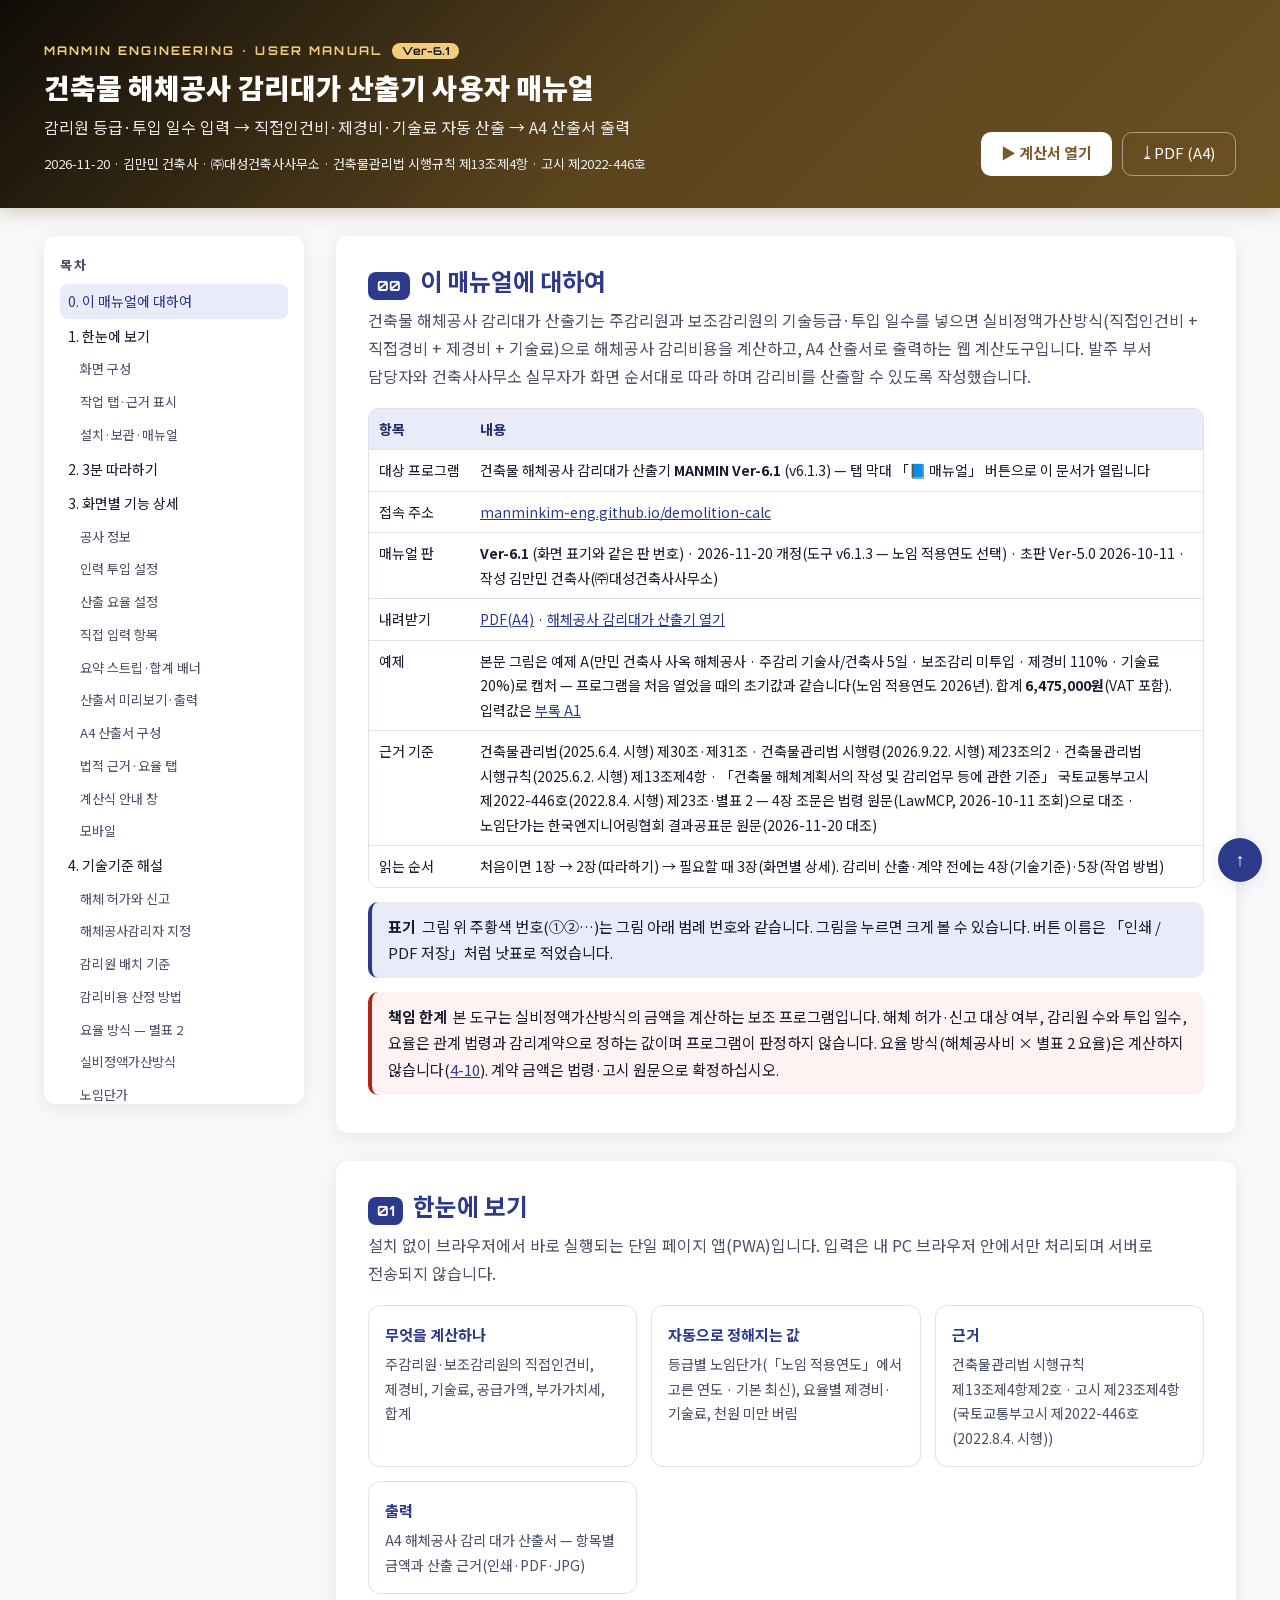
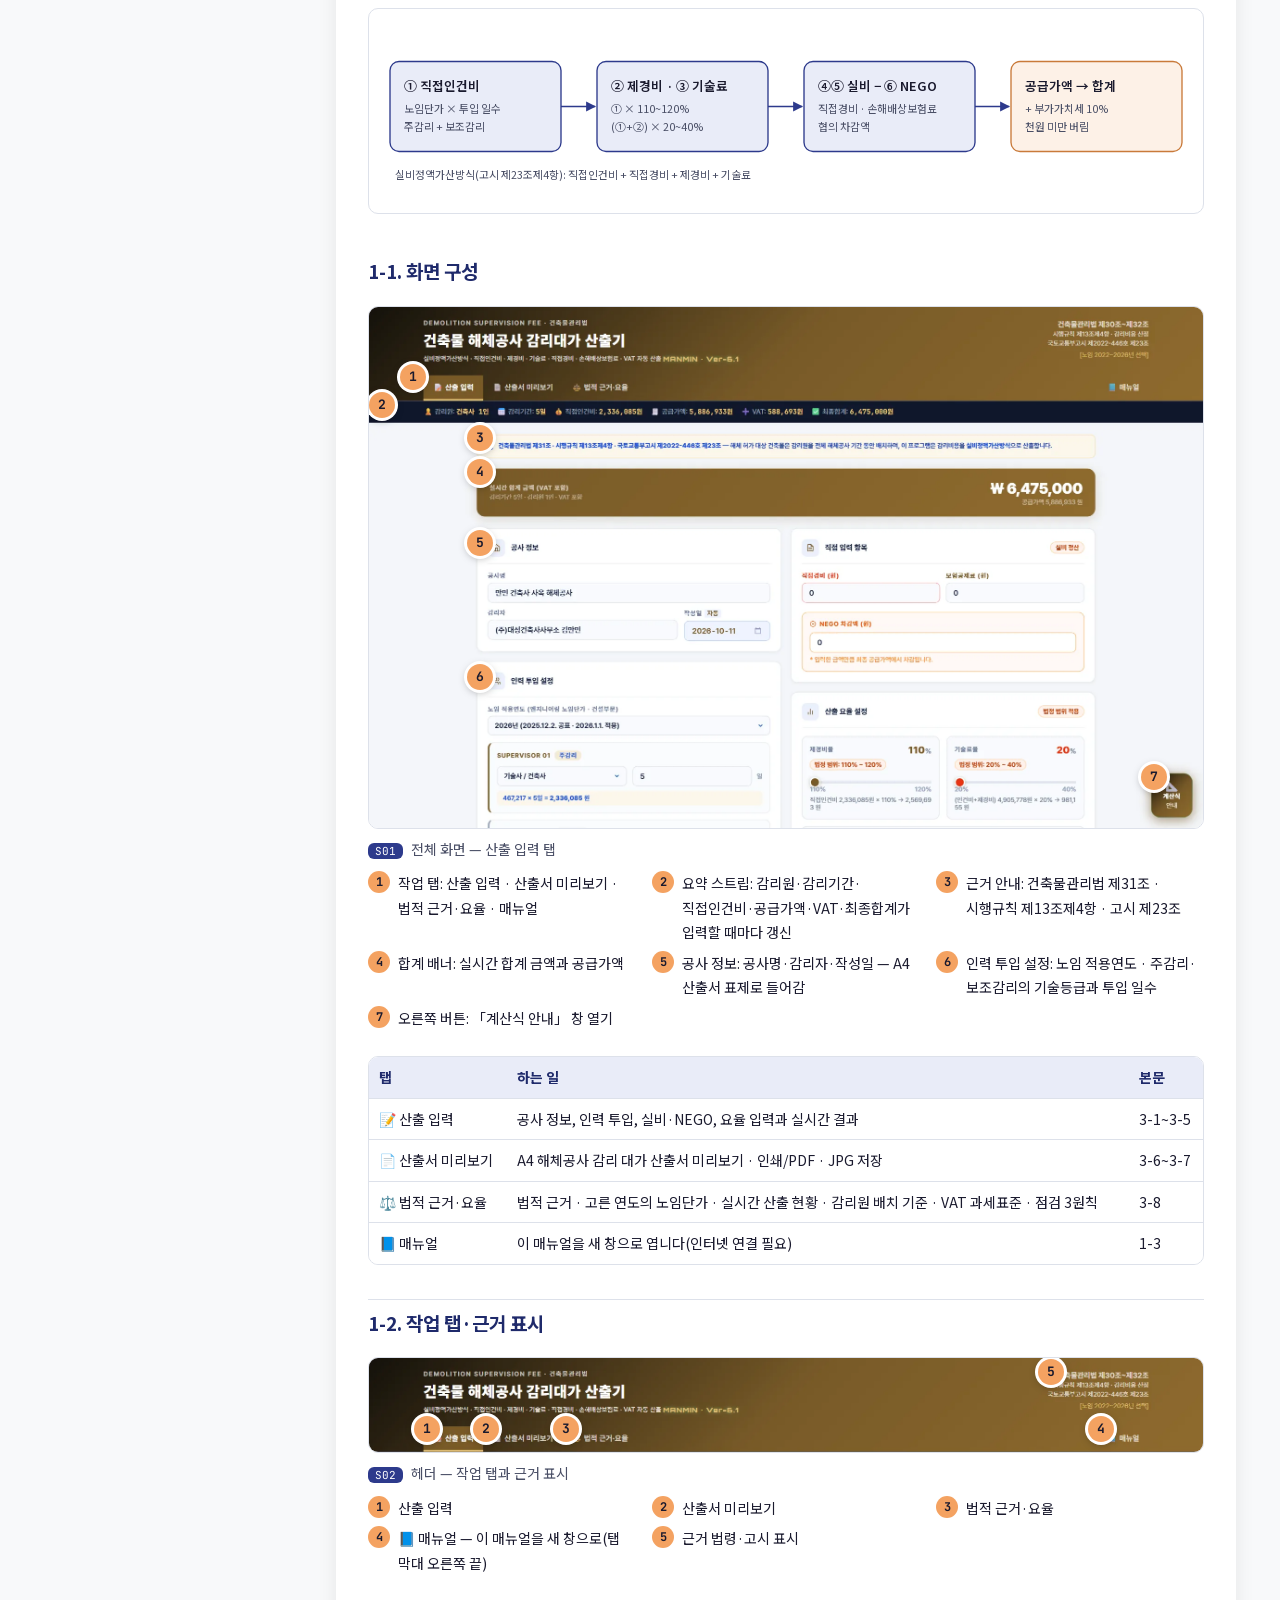
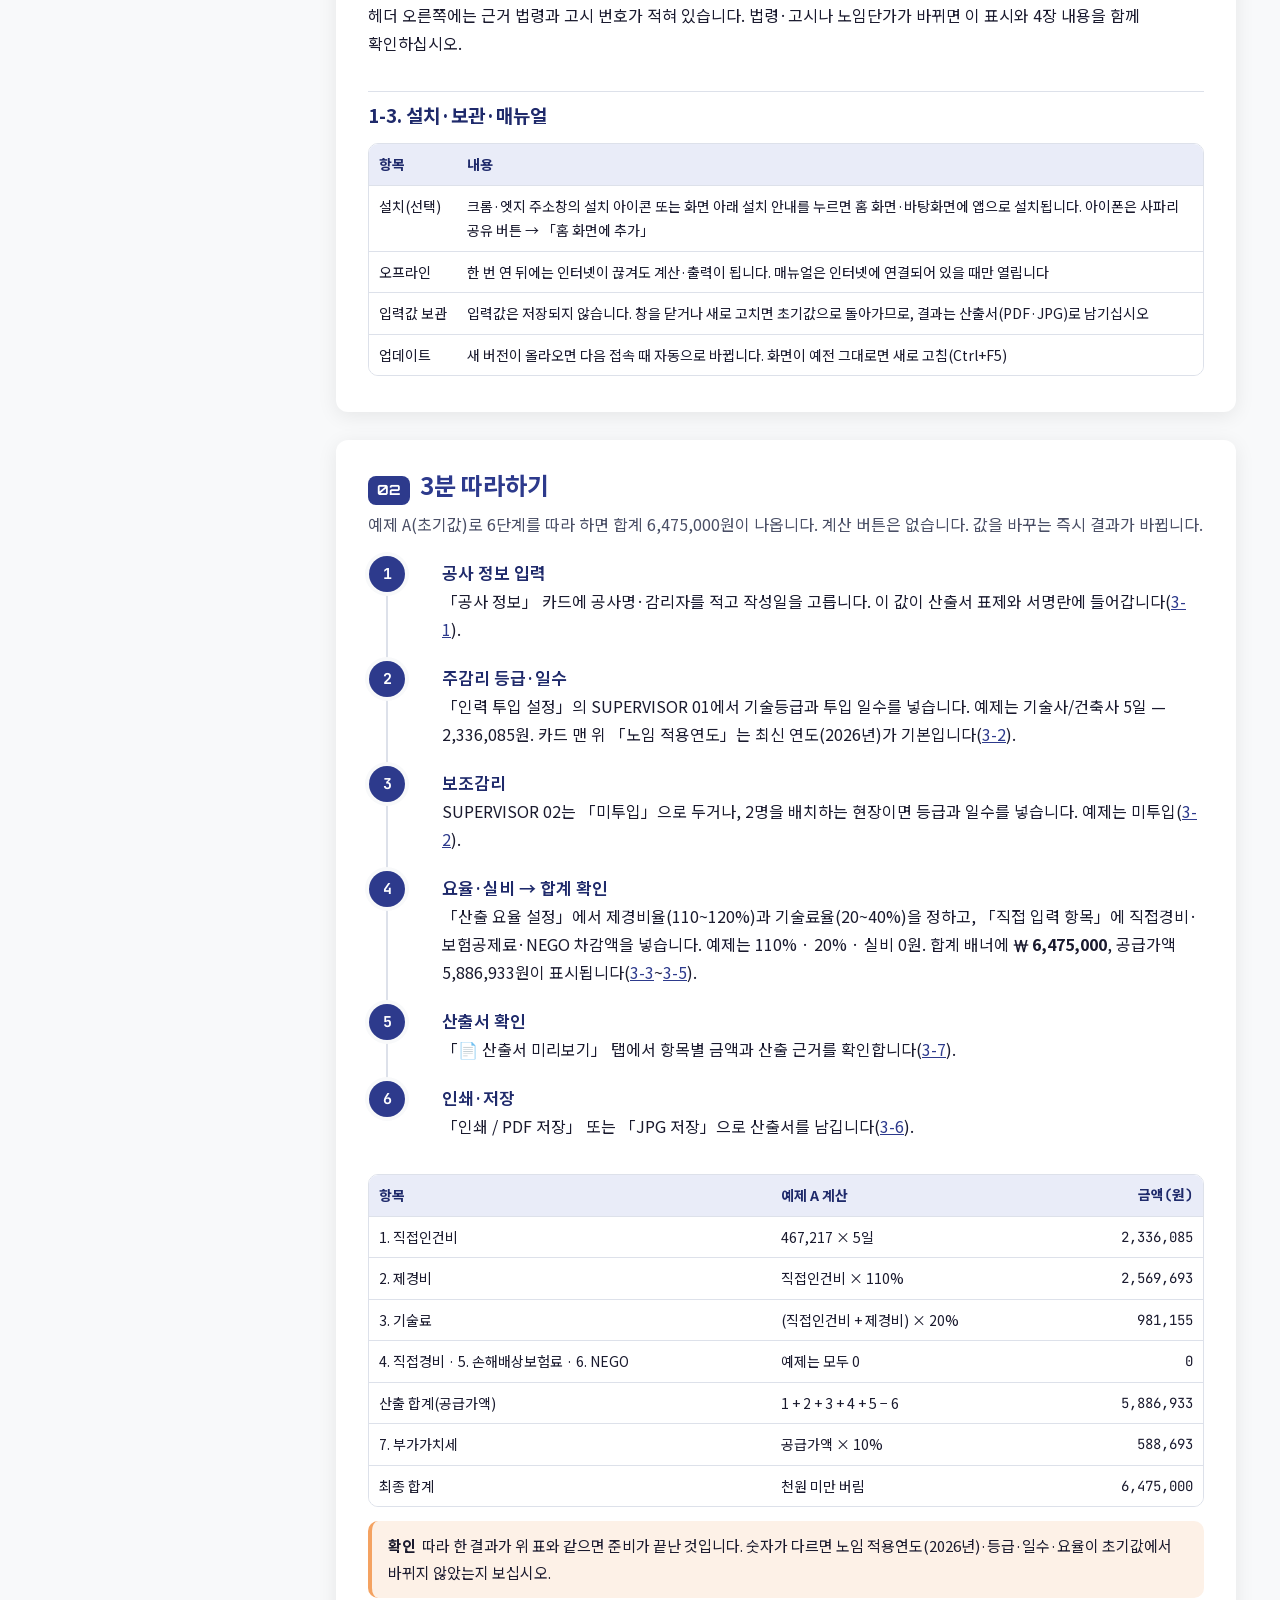
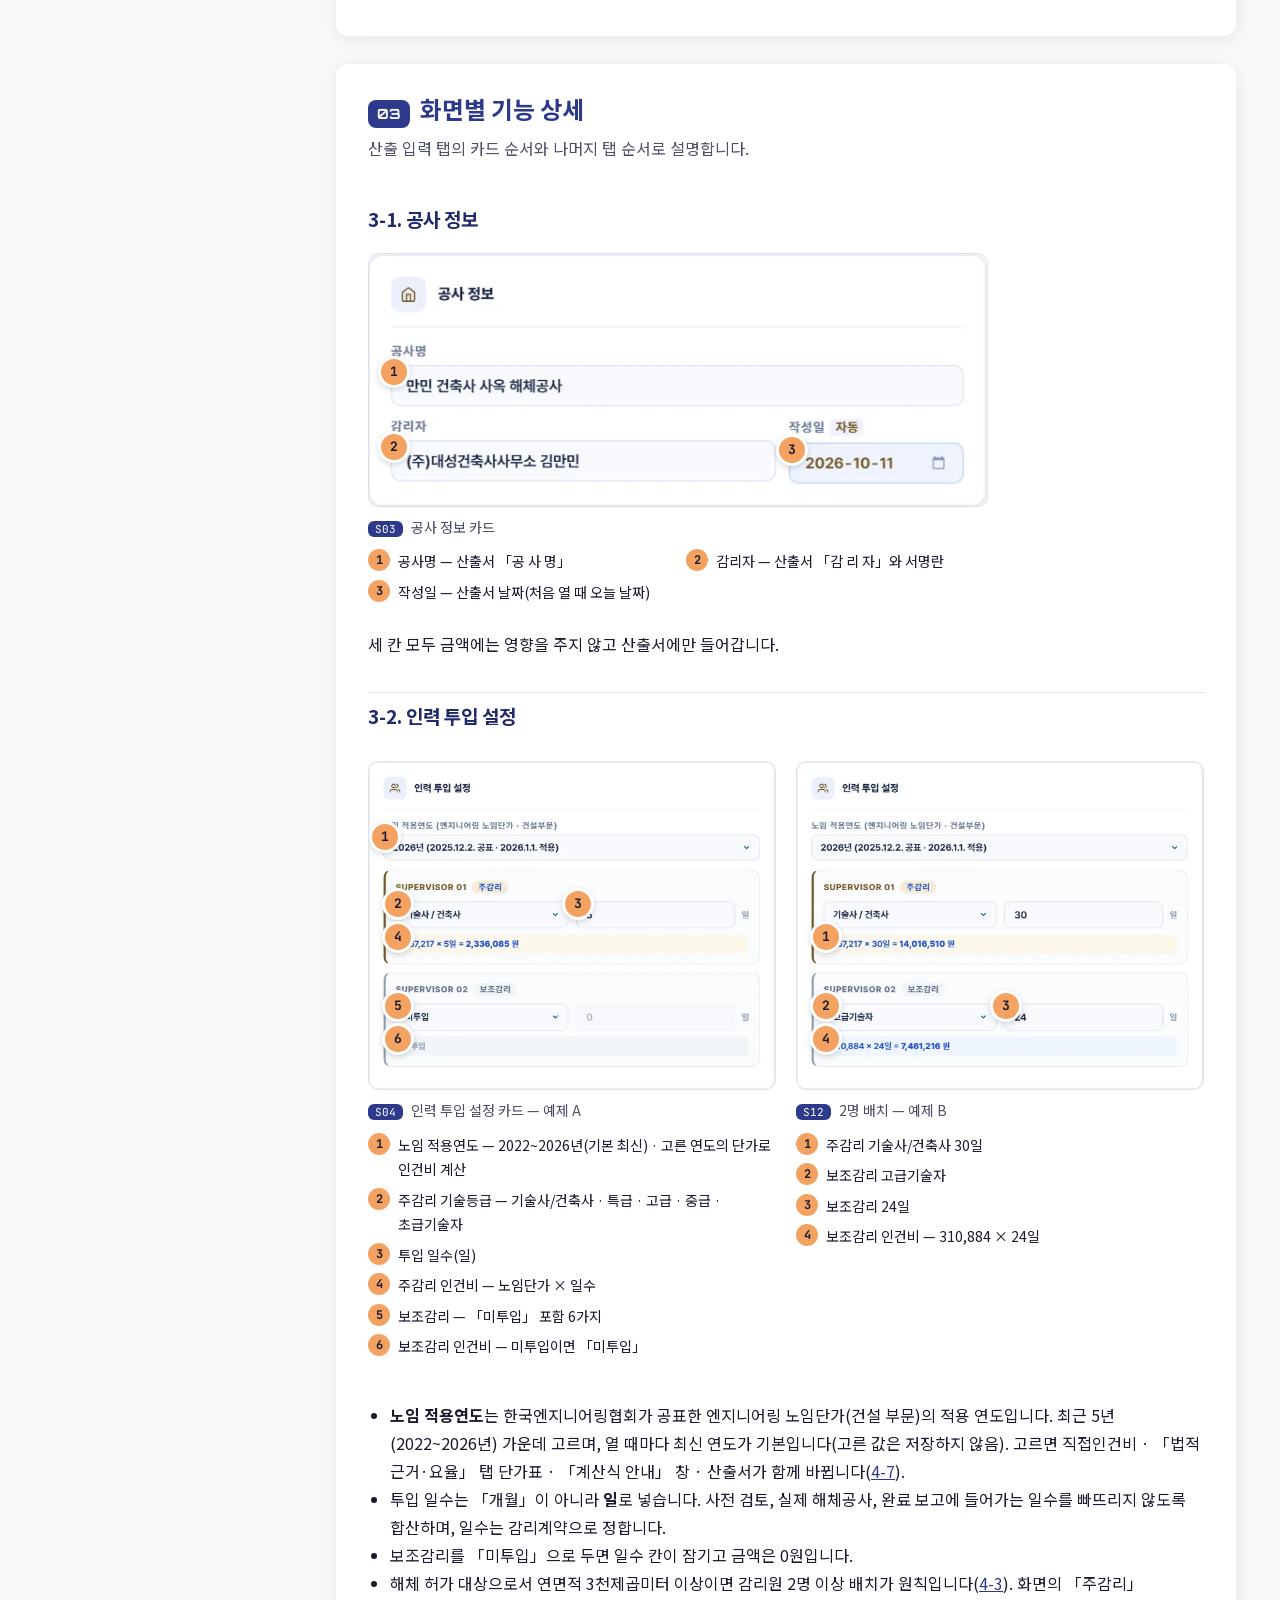
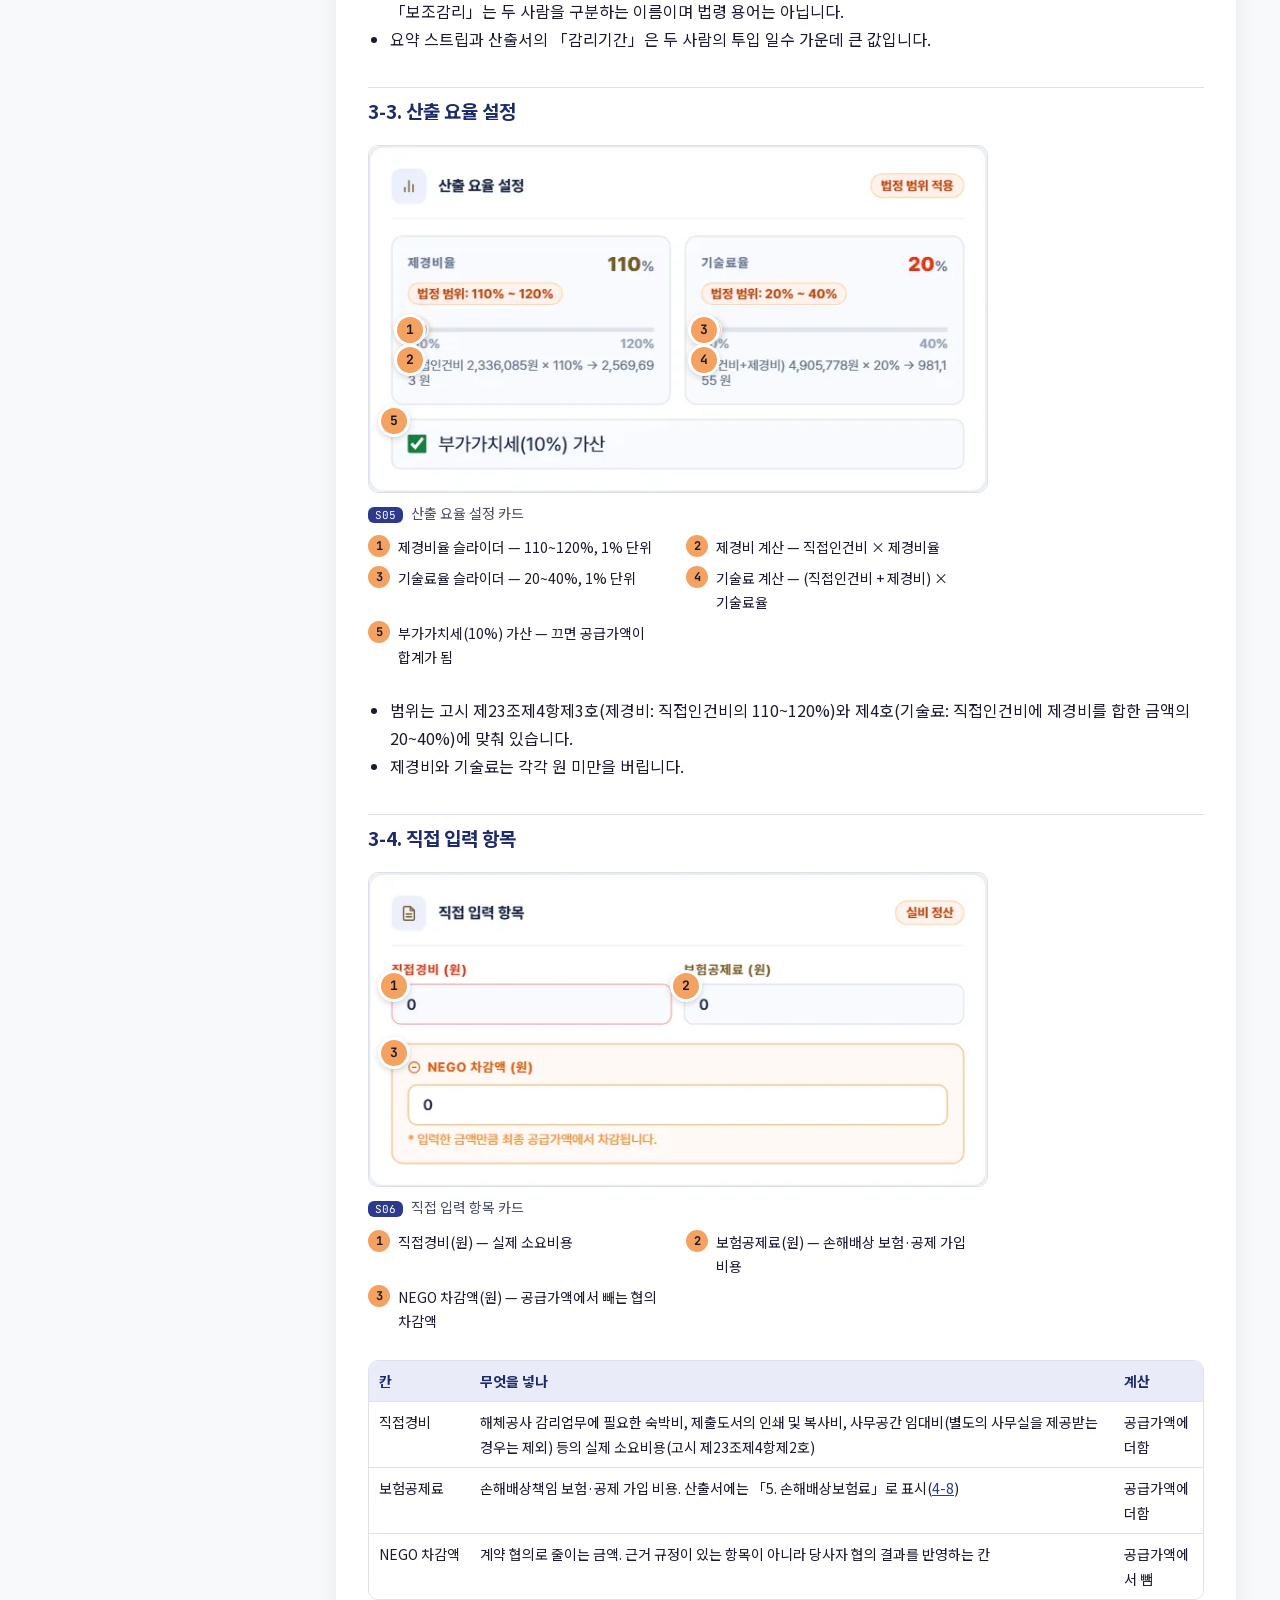
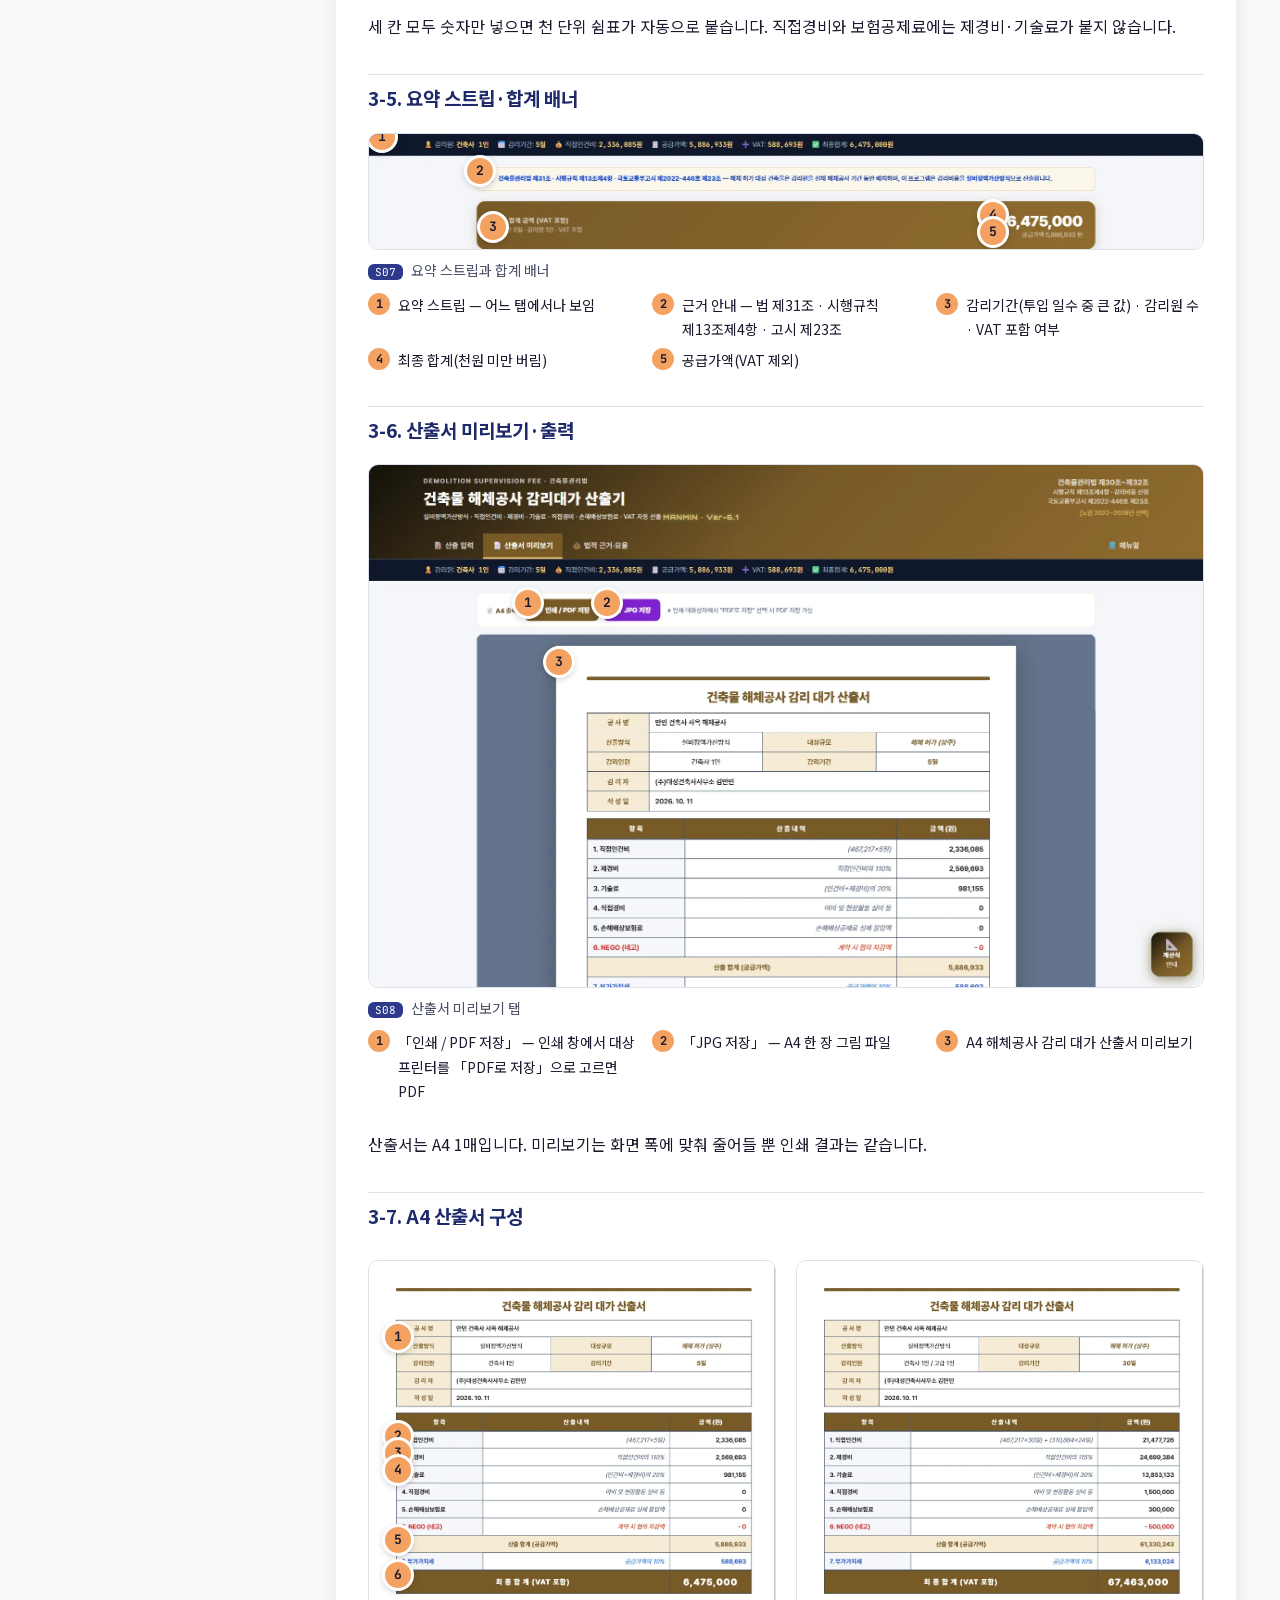
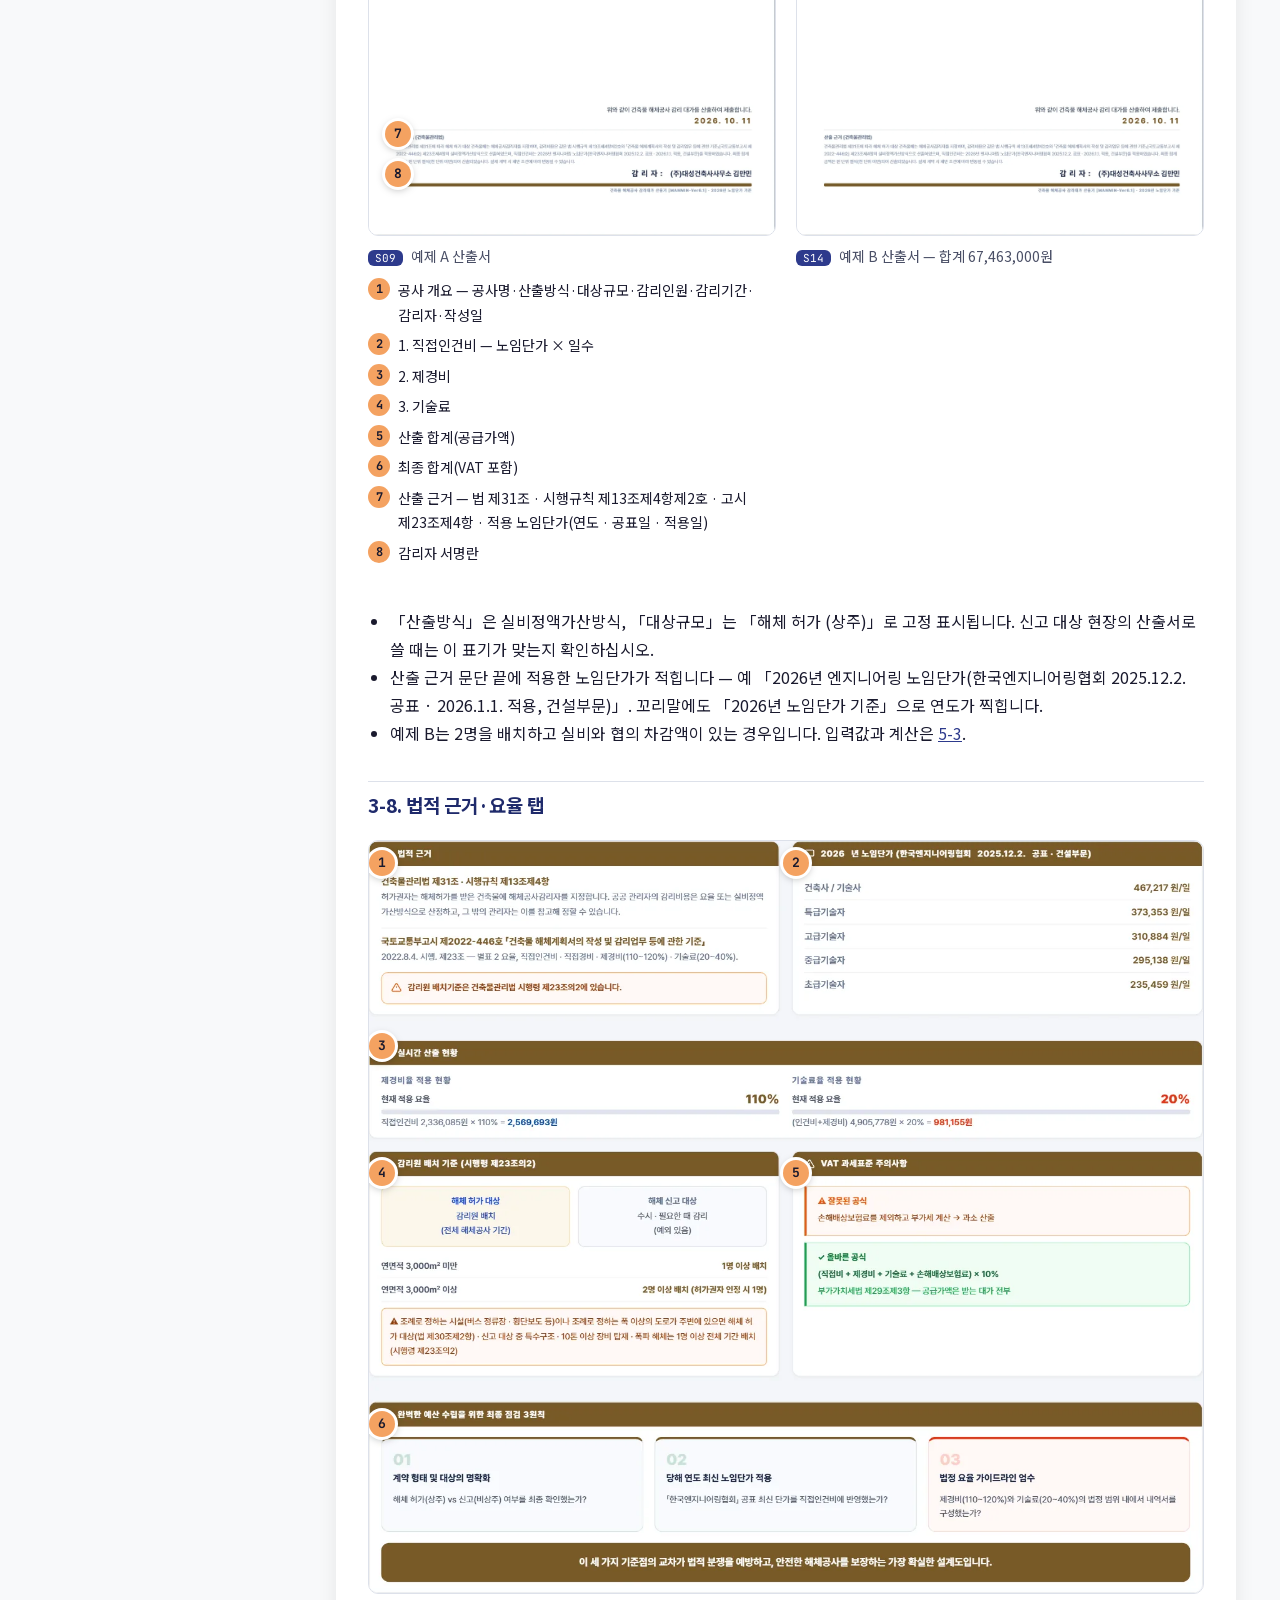
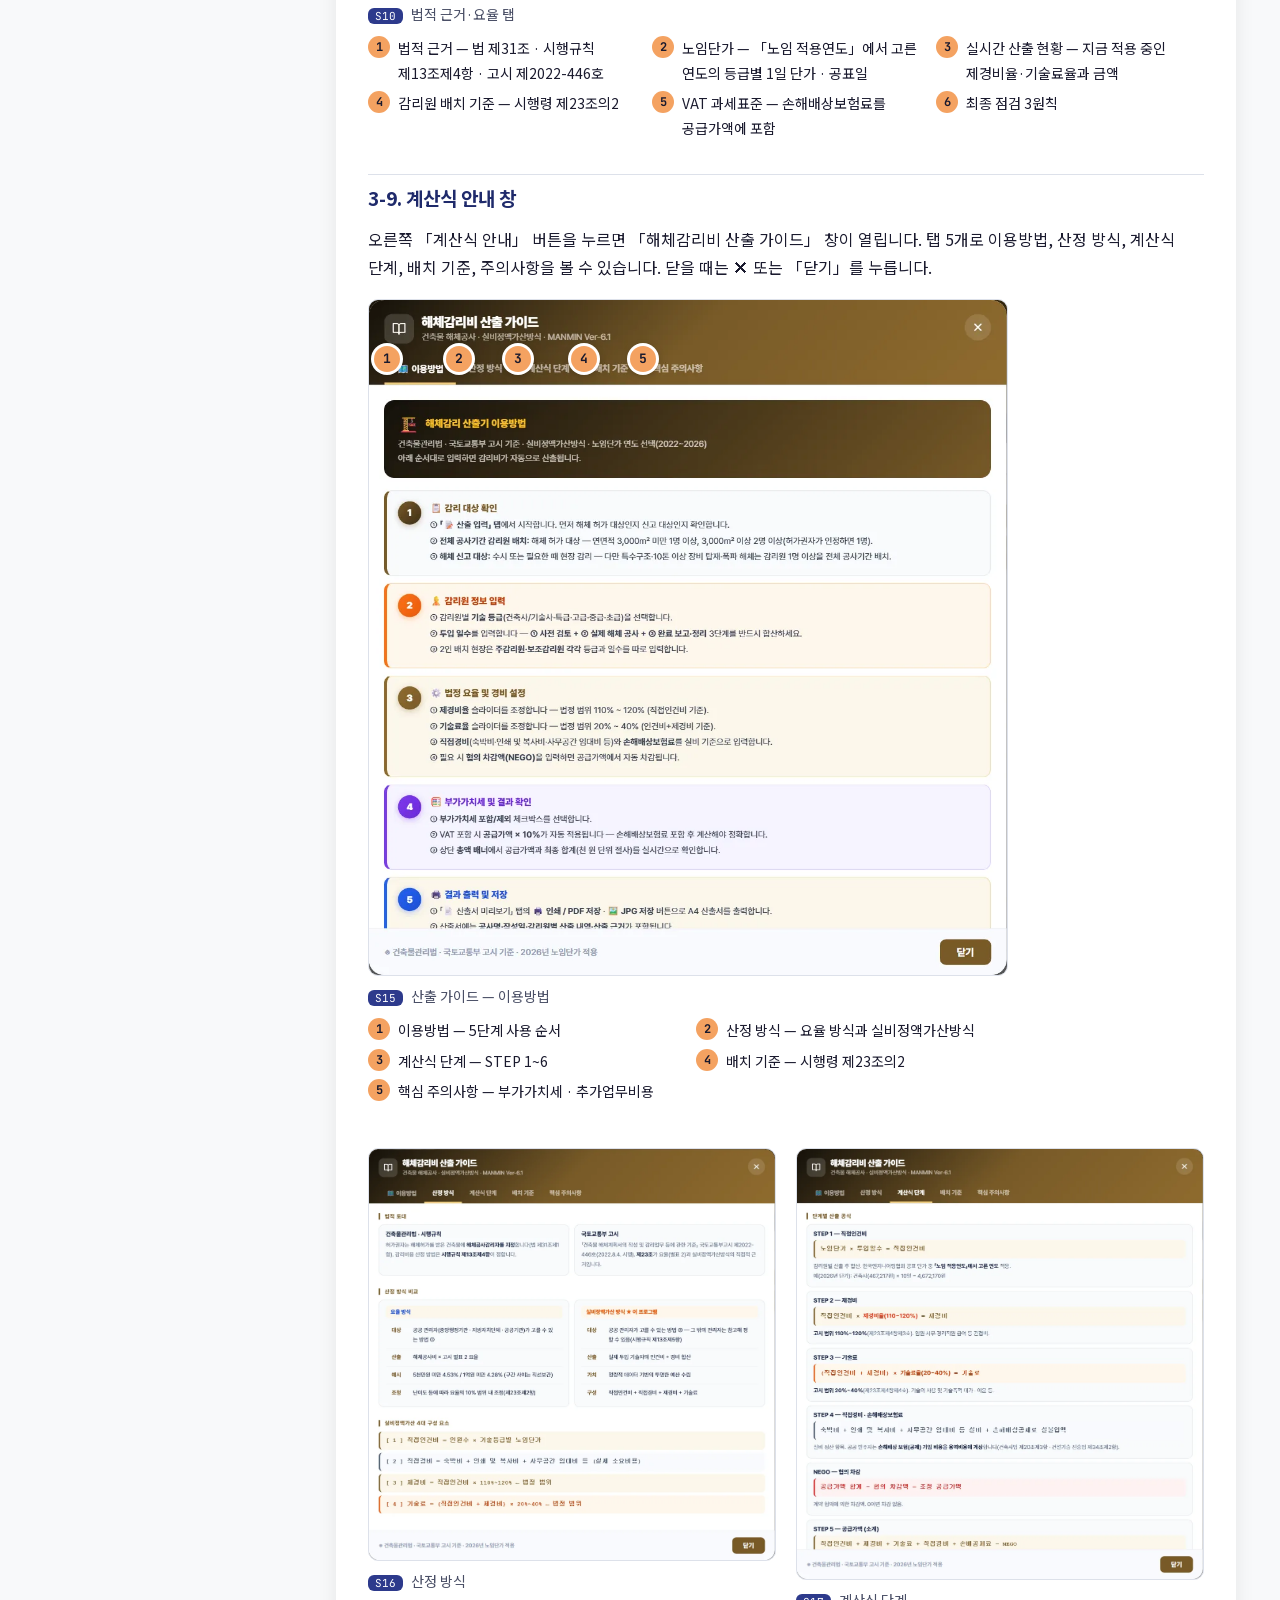
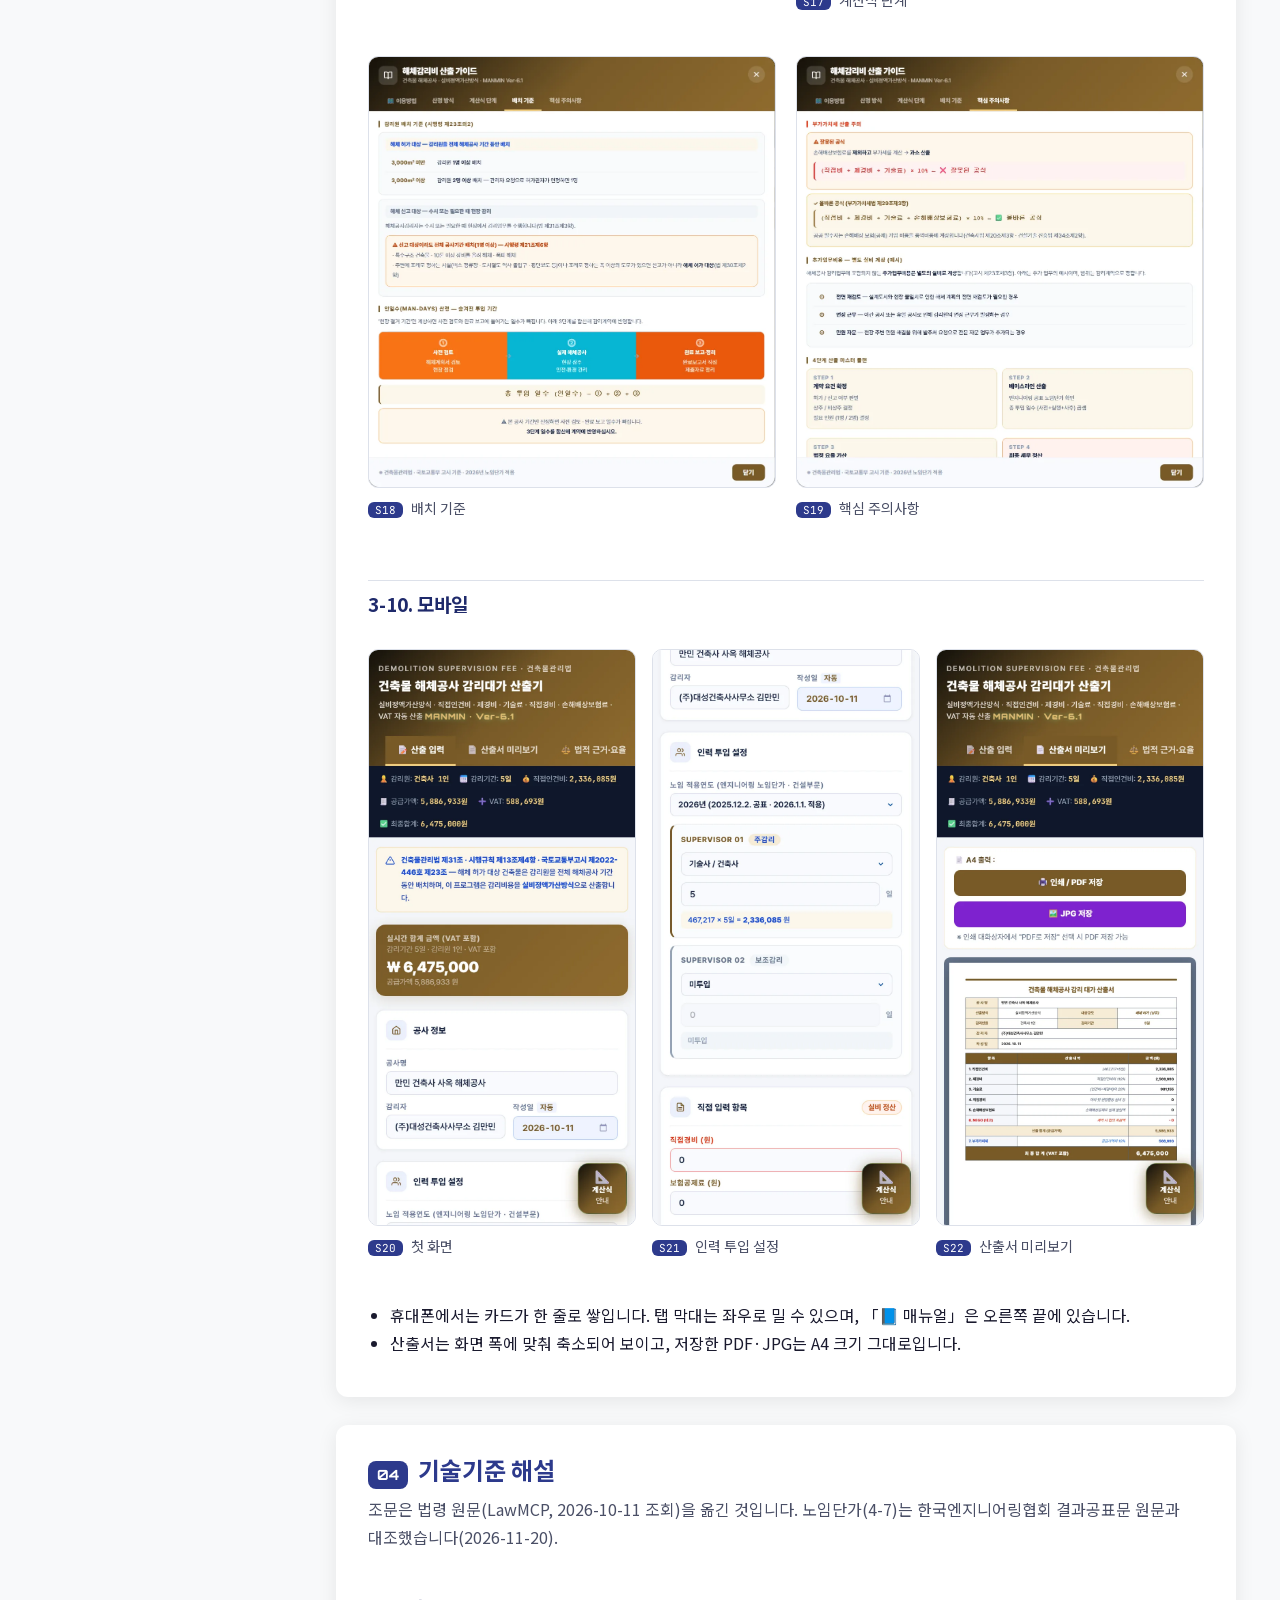
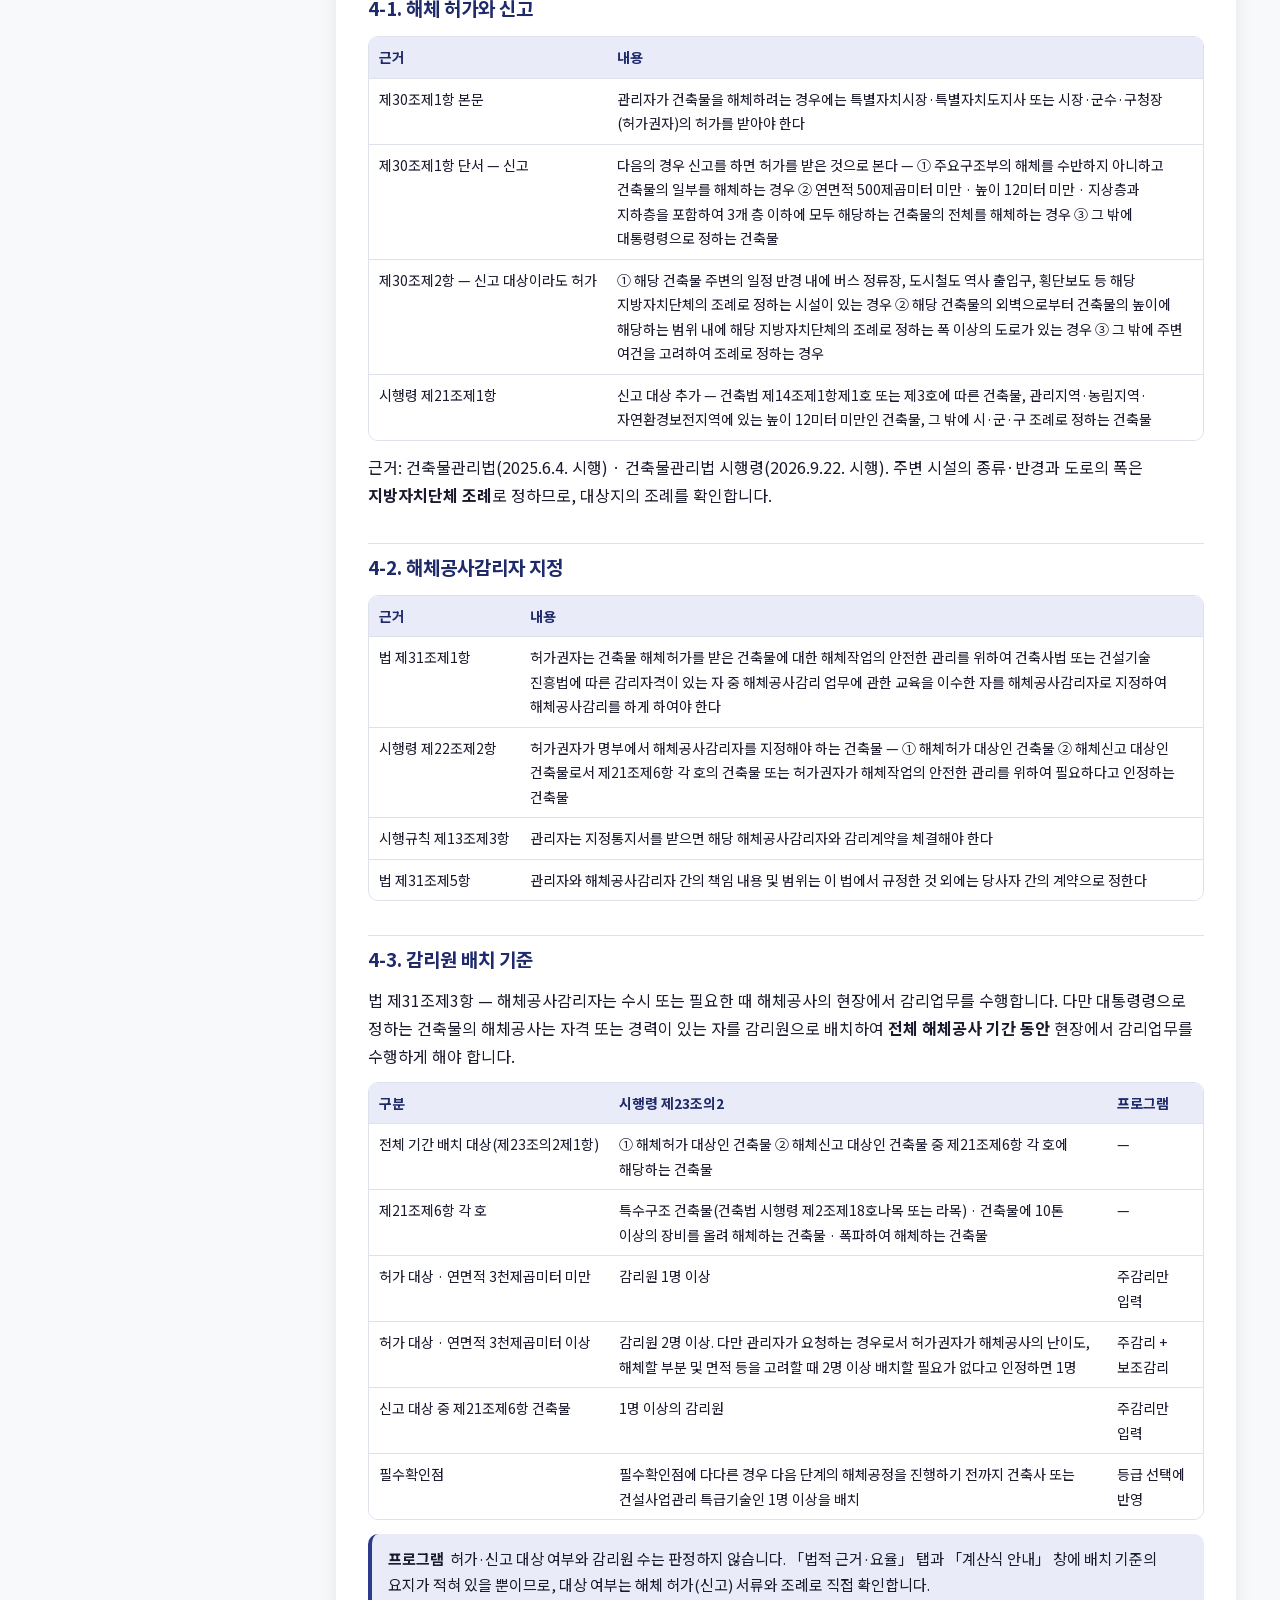
<file: manual/index.html>
<!doctype html>
<html lang="ko"><head>
<meta charset="utf-8"><meta name="viewport" content="width=device-width,initial-scale=1">
<title>건축물 해체공사 감리대가 산출기 사용자 매뉴얼 Ver-6.1 · MANMIN</title>
<meta name="description" content="건축물 해체공사 감리대가 산출기 MANMIN Ver-6.1 사용자 매뉴얼 — 화면 기능, 기술기준(건축물관리법 제30조·제31조, 시행령 제23조의2, 시행규칙 제13조, 고시 제2022-446호 제23조 실비정액가산방식), 실무 작업 방법">
<meta name="author" content="김만민 건축사 · ㈜대성건축사사무소">
<meta name="theme-color" content="#785a28"><meta name="color-scheme" content="light dark">
<link rel="stylesheet" href="./assets/fonts/manmin-fonts.css">
<style>:root{--mh-a:#14110b;--mh-b:#785a28;--mh-c:#8f6b2e;--mh-accent:#f1cd7c;--mh-shadow:rgba(120,90,40,.35);--mh-btn-ink:#785a28;--mh-veil:0.25;--mh-bp:50%}

:root{
  --navy:#2D3A8C;--navy-d:#1F2A6B;--navy-l:#E9ECF8;--accent:#F4A261;--accent-d:#C97A3A;--accent-l:#FDF1E7;
  --bg:#F8F9FA;--card:#FFFFFF;--text:#1A1A2E;--text2:#4A4F66;--line:#DDE1EA;--ok:#0F766E;--ng:#B42318;
  --r:12px;--pad:24px;--shadow:0 4px 20px rgba(0,0,0,.08);
}
*{box-sizing:border-box}
html{scroll-behavior:smooth;-webkit-text-size-adjust:100%}
body{margin:0;background:var(--bg);color:var(--text);font-family:var(--font-sans);font-size:16px;line-height:1.75;word-break:keep-all;overflow-wrap:anywhere}
a{color:var(--navy)}a:hover{color:var(--accent-d)}
code,kbd,.mono{font-family:var(--font-mono);font-size:.9em}
code{background:var(--navy-l);color:var(--navy-d);padding:1px 6px;border-radius:5px}
kbd{border:1px solid var(--line);border-bottom-width:2px;border-radius:5px;padding:0 6px;background:#fff}
/* 상단 */
.top{position:relative;background:linear-gradient(135deg,var(--mh-a),var(--mh-b) var(--mh-bp),var(--mh-c));color:#fff;box-shadow:0 2px 20px var(--mh-shadow)}
.top::before{content:"";position:absolute;inset:0;background:rgba(0,0,0,var(--mh-veil));pointer-events:none}
.top-in{position:relative;max-width:1240px;margin:0 auto;display:flex;justify-content:space-between;align-items:flex-end;gap:32px;flex-wrap:wrap;padding:40px 24px 32px}
.eyebrow{font-family:var(--font-brand);font-weight:700;font-size:12px;letter-spacing:.18em;color:var(--mh-accent)}
.top h1{font-size:28px;font-weight:900;margin:8px 0 6px;line-height:1.35}
.top .sub{opacity:.9;margin:0}
.mh-main{flex:1 1 640px;min-width:0}
.mh-eb{display:flex;align-items:center;gap:10px;flex-wrap:wrap}
.mh-ver{font:700 11px var(--font-brand);background:var(--mh-accent);color:#1A1A2E;border-radius:999px;padding:1px 10px}
.mh-meta{margin:12px 0 0;font-size:13px;color:rgba(255,255,255,.9)}
.mh-act{display:flex;gap:10px;flex-wrap:wrap}
.mh-btn{display:inline-flex;align-items:center;justify-content:center;gap:8px;min-height:44px;padding:0 20px;border-radius:10px;font-size:15px;text-decoration:none}
.mh-btn.pri{background:#fff;color:var(--mh-btn-ink);font-weight:700}
.mh-btn.sec{border:1px solid rgba(255,255,255,.45);color:#fff}
.mh-btn.pri:hover{background:var(--mh-accent);color:#1A1A2E}.mh-btn.sec:hover{background:rgba(255,255,255,.12);color:#fff}
.mh-btn:focus-visible{outline:3px solid var(--mh-accent);outline-offset:2px}
.mh-prog{position:fixed;top:0;left:0;right:0;height:3px;z-index:50;pointer-events:none}
.mh-prog i{display:block;height:100%;width:0;background:var(--mh-accent)}
.toc-sum{display:none}
/* 레이아웃 */
.wrap{max-width:1240px;margin:0 auto;padding:28px 24px 80px;display:grid;grid-template-columns:260px minmax(0,1fr);gap:32px}
nav.toc{position:sticky;top:16px;align-self:start;max-height:calc(100vh - 32px);overflow:auto;background:var(--card);border-radius:var(--r);box-shadow:var(--shadow);padding:18px 16px;font-size:14px}
nav.toc h2{font-size:13px;letter-spacing:.12em;color:var(--text2);margin:0 0 8px}
nav.toc ol{list-style:none;margin:0;padding:0}
nav.toc li a{display:block;padding:5px 8px;border-radius:8px;text-decoration:none;color:var(--text)}
nav.toc li a:hover,nav.toc li a.on{background:var(--navy-l);color:var(--navy)}
nav.toc li.sub a{padding-left:20px;font-size:13px;color:var(--text2)}
main{min-width:0}
section.ch{background:var(--card);border-radius:var(--r);box-shadow:var(--shadow);padding:var(--pad) calc(var(--pad) + 8px);margin-bottom:28px}
section.ch>h2{font-size:24px;font-weight:700;color:var(--navy);margin:0 0 4px;display:flex;align-items:baseline;gap:10px}
section.ch>h2 .n{font-family:var(--font-brand);font-weight:700;font-size:14px;color:#fff;background:var(--navy);border-radius:8px;padding:2px 9px}
section.ch>.lead{color:var(--text2);margin:0 0 18px}
h3{font-size:19px;color:var(--navy-d);margin:34px 0 10px;padding-top:6px;border-top:1px solid var(--line)}
h3:first-of-type{border-top:0}
h4{font-size:16px;margin:22px 0 8px}
p{margin:8px 0}
ul,ol{padding-left:22px}
.note,.tip,.warn{border-radius:10px;padding:12px 16px;margin:14px 0;font-size:15px}
.note{background:var(--navy-l);border-left:4px solid var(--navy)}
.tip{background:var(--accent-l);border-left:4px solid var(--accent)}
.warn{background:#FEF3F2;border-left:4px solid var(--ng)}
.note b:first-child,.tip b:first-child,.warn b:first-child{margin-right:6px}
/* 표 */
.tbl{overflow-x:auto;margin:12px 0;border:1px solid var(--line);border-radius:10px}
table{border-collapse:collapse;width:100%;font-size:14px;background:#fff}
th,td{border-bottom:1px solid var(--line);padding:8px 10px;text-align:left;vertical-align:top}
th{background:var(--navy-l);color:var(--navy-d);font-weight:700;white-space:nowrap}
tr:last-child td{border-bottom:0}
td.num,th.num{text-align:right;font-family:var(--font-mono);white-space:nowrap}
.ok{color:var(--ok);font-weight:700}.ng{color:var(--ng);font-weight:700}
/* 그림 */
figure.shot{margin:18px 0 26px}
figure.shot .frame{position:relative;border:1px solid var(--line);border-radius:10px;overflow:hidden;background:#fff;cursor:zoom-in}
figure.shot img{display:block;width:100%;height:auto}
figure.narrow{max-width:420px}
.pin{position:absolute;transform:translate(-50%,-50%);width:26px;height:26px;border-radius:50%;background:var(--accent);color:#1A1A2E;font:700 13px/26px var(--font-mono);text-align:center;box-shadow:0 0 0 3px #fff,0 2px 8px rgba(0,0,0,.35);pointer-events:none}
figcaption{font-size:14px;color:var(--text2);margin-top:8px}
.fno{font-family:var(--font-mono);font-size:11px;background:var(--navy);color:#fff;border-radius:6px;padding:1px 7px;margin-right:8px}
ol.legend{list-style:none;padding:0;margin:10px 0 0;display:grid;grid-template-columns:repeat(auto-fill,minmax(260px,1fr));gap:6px 16px;font-size:14px}
ol.legend li{display:flex;gap:8px;align-items:flex-start}
ol.legend b{flex:0 0 22px;height:22px;border-radius:50%;background:var(--accent);font:700 12px/22px var(--font-mono);text-align:center}
.pair{display:grid;grid-template-columns:1fr 1fr;gap:20px;align-items:start}
/* 단계 */
.steps{counter-reset:st;list-style:none;padding:0;margin:16px 0}
.steps>li{counter-increment:st;position:relative;padding:4px 0 18px 54px;border-left:2px solid var(--line);margin-left:18px}
.steps>li:last-child{border-left-color:transparent}
.steps>li::before{content:counter(st);position:absolute;left:-19px;top:0;width:36px;height:36px;border-radius:50%;background:var(--navy);color:#fff;font:700 15px/36px var(--font-mono);text-align:center;box-shadow:0 0 0 4px var(--bg)}
.steps>li>b.t{display:block;font-size:17px;color:var(--navy-d);margin-bottom:2px}
/* 수식 */
.eq{font-family:var(--font-mono);background:#0F1630;color:#E8ECFF;border-radius:10px;padding:14px 18px;margin:12px 0;overflow-x:auto;font-size:14px;line-height:1.9;white-space:pre}
.eq .c{color:#9AA6D6}
.svgbox{background:#fff;border:1px solid var(--line);border-radius:10px;padding:12px;margin:14px 0;overflow-x:auto}
.svgbox svg{display:block;width:100%;min-width:640px;height:auto}
.cards{display:grid;grid-template-columns:repeat(auto-fill,minmax(220px,1fr));gap:14px;margin:14px 0}
.card{border:1px solid var(--line);border-radius:var(--r);padding:16px;background:#fff}
.card h5{margin:0 0 4px;font-size:15px;color:var(--navy)}
.card p{margin:0;font-size:14px;color:var(--text2)}
footer.foot{max-width:1240px;margin:0 auto;padding:0 24px 40px;color:var(--text2);font-size:13px}
/* 라이트박스 */
#lb{position:fixed;inset:0;background:rgba(10,14,30,.88);display:none;align-items:center;justify-content:center;z-index:99;cursor:zoom-out;padding:16px}
#lb.open{display:flex}#lb img{max-width:100%;max-height:100%;border-radius:8px;background:#fff}
.totop{position:fixed;right:18px;bottom:18px;width:44px;height:44px;border-radius:50%;background:var(--navy);color:#fff;border:0;font-size:18px;box-shadow:var(--shadow);cursor:pointer}
/* 반응형 5단계 */
@media (max-width:1240px){.wrap{grid-template-columns:230px minmax(0,1fr);gap:24px}}
@media (max-width:1024px){.wrap{grid-template-columns:1fr}nav.toc{position:static;max-height:none}nav.toc ol{columns:2}}
@media (max-width:760px){.pair{grid-template-columns:1fr}section.ch{padding:20px 18px}.top h1{font-size:24px}}
@media (max-width:640px){nav.toc ol{columns:1}body{font-size:15px}}
@media (max-width:480px){.wrap,.top-in{padding-left:16px;padding-right:16px}.pin{width:22px;height:22px;font-size:11px;line-height:22px}}
@media (max-width:400px){section.ch>h2{font-size:20px}}
/* v-mh1 D4 접이식 목차 · D9 터치 44px (≤1024px) */
@media (max-width:1024px){
  nav.toc{padding:0 16px}
  nav.toc .toc-sum{display:flex;align-items:center;justify-content:space-between;min-height:48px;font-weight:700;font-size:14px;color:var(--navy);cursor:pointer;list-style:none}
  nav.toc .toc-sum::-webkit-details-marker{display:none}
  nav.toc details:not([open]) ol,nav.toc details:not([open]) h2{display:none}
  nav.toc details[open]{padding-bottom:12px}
  nav.toc li a{display:flex;align-items:center;min-height:44px;padding:0 8px}
}
/* v-mh1 D5 좁은 화면 헤드 */
@media (max-width:640px){
  .top-in{padding:28px 16px 24px;gap:16px}.top h1{font-size:22px}.top .sub{font-size:13px}.mh-meta{font-size:12px}
  .mh-act{display:grid;grid-template-columns:repeat(2,minmax(0,1fr));width:100%}.mh-btn{padding:0 8px;font-size:14px}
}
@media (max-width:480px){.eyebrow{letter-spacing:.04em}.mh-eb{gap:8px}}
@media (prefers-reduced-motion:reduce){html{scroll-behavior:auto}}
/* A4 인쇄 */
@page{size:A4;margin:14mm 12mm 14mm}
@media print{
  *{-webkit-print-color-adjust:exact;print-color-adjust:exact}
  body{background:#fff;font-size:10.5pt}
  nav.toc,.totop,#lb{display:none!important}
  .wrap{display:block;padding:0}
  section.ch{box-shadow:none;padding:0 0 8mm;margin:0;break-before:page}
  main{padding-bottom:8mm}
  section.ch:first-of-type{break-before:auto}
  figure.shot,.tbl,.eq,.svgbox,.note,.tip,.warn,.steps>li{break-inside:avoid}
  h3,h4{break-after:avoid}
  .top{border-radius:0;box-shadow:none}
  .mh-prog,.mh-act{display:none!important}
  .mh-meta{color:#fff}
  .pfoot{position:fixed;bottom:0;left:0;right:0;height:6mm;background:#fff;font-size:8pt;color:#666;border-top:1px solid #ccc;padding-top:1.5mm;display:flex;justify-content:space-between}
}
.pfoot{display:none}
@media print{.pfoot{display:flex}}
/* ── 좁은 화면 대응(r1 · 2026-10-12) : 화면 전용 — 인쇄·PDF에는 영향 없음 ── */
@media screen and (max-width:640px){
  .k1 td:first-child,.k1 th:first-child{white-space:normal}
  /* 글 표(숫자 칸 없는 표) → 행마다 카드로 쌓기 */
  .tbl.stack{border:0;border-radius:0;overflow:visible}
  .tbl.stack table,.tbl.stack tbody,.tbl.stack tr,.tbl.stack td{display:block;width:auto}
  .tbl.stack thead{position:absolute;width:1px;height:1px;overflow:hidden;clip:rect(0 0 0 0)}
  .tbl.stack table{background:transparent}
  .tbl.stack tr{border:1px solid var(--line);border-radius:10px;background:#fff;margin:0 0 10px;overflow:hidden}
  .tbl.stack td{border-bottom:1px solid var(--line);padding:8px 12px}
  .tbl.stack tr td:last-child{border-bottom:0}
  .tbl.stack td:first-child{background:var(--navy-l);color:var(--navy-d);font-weight:700}
  .tbl.stack td[data-th]:not(:first-child)::before{content:attr(data-th);display:block;font-size:12px;font-weight:700;color:var(--text2);margin-bottom:2px}
  .tbl.stack.c2 td[data-th]:not(:first-child)::before{display:none}
  .tbl.stack td:empty{display:none}
  /* 숫자 표 → 표 모양 유지, 글자·여백 축소, 넘치면 좌우로 밀기(오른쪽 그림자로 표시) */
  .tbl:not(.stack){background:linear-gradient(to right,#fff 30%,rgba(255,255,255,0)) left/40px 100% no-repeat local,linear-gradient(to left,#fff 30%,rgba(255,255,255,0)) right/40px 100% no-repeat local,radial-gradient(farthest-side at 100% 50%,rgba(26,26,46,.22),transparent) right/12px 100% no-repeat scroll,#fff}
  .tbl:not(.stack) table{font-size:13px;background:transparent}
  .tbl:not(.stack) th,.tbl:not(.stack) td{padding:7px 8px}
  /* 수식 → 줄바꿈 허용 */
  .eq{white-space:pre-wrap;word-break:keep-all;font-size:13px;line-height:1.75;padding:12px 14px}
  .eq .c{display:block;padding-left:1em}
  .svgbox{position:relative}
  .svgbox::after{content:"← 좌우로 밀어서 보기 →";display:block;text-align:center;font-size:12px;color:var(--text2);margin-top:6px;position:sticky;left:0}
  ol.legend{grid-template-columns:1fr}
  .steps>li{padding-left:34px;margin-left:14px}
}
.rev{white-space:nowrap}
@media print{.rev{display:none}}
/* v-mh1 D6 다크 모드(화면 전용 · 헤드 색 불변 · 그림과 흐름도는 흰 바탕 유지) */
@media screen and (prefers-color-scheme:dark){
  :root{--bg:#0F1420;--card:#171D2C;--text:#E6E8EF;--text2:#A9AFC3;--line:#2A3245;--navy-l:#232B45;--accent-l:#33281D;--shadow:0 4px 20px rgba(0,0,0,.35)}
  a,section.ch>h2,h3,.steps>li>b.t,.card h5,nav.toc li a.on,nav.toc .toc-sum{color:#AEB8F5}
  a:hover{color:#F4A261}
  code{background:var(--navy-l);color:#C9D0FA}
  kbd{background:var(--card);color:var(--text)}
  table,.card,nav.toc,section.ch{background:var(--card)}
  th{background:var(--navy-l);color:#C9D0FA}
  .note{border-left-color:#7F8CE0}
  .warn{background:#3A1F22}
  .ok{color:#5EEAD4}.ng{color:#FDA29B}
  figure.shot .frame,.svgbox{background:#fff;border-color:var(--line)}
  .tbl.stack tr{background:var(--card)}
  .tbl.stack td:first-child{color:#C9D0FA}
  .tbl:not(.stack){background:var(--card)}
}
@media screen and (prefers-color-scheme:dark) and (max-width:640px){
  .tbl:not(.stack){background:linear-gradient(to right,var(--card) 30%,rgba(23,29,44,0)) left/40px 100% no-repeat local,linear-gradient(to left,var(--card) 30%,rgba(23,29,44,0)) right/40px 100% no-repeat local,radial-gradient(farthest-side at 100% 50%,rgba(0,0,0,.5),transparent) right/12px 100% no-repeat scroll,var(--card)}
}
</style>
</head><body>
<div class="mh-prog" aria-hidden="true"><i></i></div>
<header class="top"><div class="top-in">
<div class="mh-main">
<div class="mh-eb"><span class="eyebrow">MANMIN ENGINEERING · USER MANUAL</span><span class="mh-ver">Ver-6.1</span></div>
<h1>건축물 해체공사 감리대가 산출기 사용자 매뉴얼</h1>
<p class="sub">감리원 등급·투입 일수 입력 → 직접인건비·제경비·기술료 자동 산출 → A4 산출서 출력</p>
<p class="mh-meta">2026-11-20 · 김만민 건축사 · ㈜대성건축사사무소 · 건축물관리법 시행규칙 제13조제4항 · 고시 제2022-446호</p>
</div>
<div class="mh-act"><a class="mh-btn pri" href="../index.html" aria-label="해체공사 감리대가 산출기 열기">▶ 계산서 열기</a><a class="mh-btn sec" href="DEMOL_사용자매뉴얼_Ver-6.1.pdf" download>⤓ PDF (A4)</a></div>
</div></header>
<div class="wrap"><nav class="toc" aria-label="목차"><details open><summary class="toc-sum">목차 <span aria-hidden="true">▾</span></summary><h2>목차</h2><ol><li><a href="#ch0">0. 이 매뉴얼에 대하여</a></li><li><a href="#ch1">1. 한눈에 보기</a></li><li class="sub"><a href="#s1-1">화면 구성</a></li><li class="sub"><a href="#s1-2">작업 탭·근거 표시</a></li><li class="sub"><a href="#s1-3">설치·보관·매뉴얼</a></li><li><a href="#ch2">2. 3분 따라하기</a></li><li><a href="#ch3">3. 화면별 기능 상세</a></li><li class="sub"><a href="#s3-1">공사 정보</a></li><li class="sub"><a href="#s3-2">인력 투입 설정</a></li><li class="sub"><a href="#s3-3">산출 요율 설정</a></li><li class="sub"><a href="#s3-4">직접 입력 항목</a></li><li class="sub"><a href="#s3-5">요약 스트립·합계 배너</a></li><li class="sub"><a href="#s3-6">산출서 미리보기·출력</a></li><li class="sub"><a href="#s3-7">A4 산출서 구성</a></li><li class="sub"><a href="#s3-8">법적 근거·요율 탭</a></li><li class="sub"><a href="#s3-9">계산식 안내 창</a></li><li class="sub"><a href="#s3-10">모바일</a></li><li><a href="#ch4">4. 기술기준 해설</a></li><li class="sub"><a href="#s4-1">해체 허가와 신고</a></li><li class="sub"><a href="#s4-2">해체공사감리자 지정</a></li><li class="sub"><a href="#s4-3">감리원 배치 기준</a></li><li class="sub"><a href="#s4-4">감리비용 산정 방법</a></li><li class="sub"><a href="#s4-5">요율 방식 — 별표 2</a></li><li class="sub"><a href="#s4-6">실비정액가산방식</a></li><li class="sub"><a href="#s4-7">노임단가</a></li><li class="sub"><a href="#s4-8">손해배상보험료·부가가치세</a></li><li class="sub"><a href="#s4-9">프로그램의 계산 순서</a></li><li class="sub"><a href="#s4-10">프로그램이 다루지 않는 것</a></li><li class="sub"><a href="#s4-11">적용 시점</a></li><li><a href="#ch5">5. 실무 작업 방법</a></li><li class="sub"><a href="#s5-1">단계별 절차</a></li><li class="sub"><a href="#s5-2">제출 전 확인</a></li><li class="sub"><a href="#s5-3">예제 결과</a></li><li><a href="#ch6">6. 문제 해결·FAQ</a></li><li><a href="#ch7">부록</a></li><li class="sub"><a href="#a1">예제 입력값</a></li><li class="sub"><a href="#a2">버전 변경 내역</a></li><li class="sub"><a href="#a3">용어</a></li></ol></details></nav><main><style>
#fig-s03_project,#fig-s04_staff,#fig-s05_rate,#fig-s06_direct,#fig-s12_var_staff,#fig-s13_var_rate{max-width:620px}
#fig-s09_a4page,#fig-s14_var_a4page{max-width:560px}
#fig-s15_help_howto,#fig-s16_help_method,#fig-s17_help_formula,#fig-s18_help_deploy,#fig-s19_help_caution{max-width:640px}
.k1 td:first-child,.k1 th:first-child{white-space:nowrap}
.nw{white-space:nowrap}
.tri{display:grid;grid-template-columns:repeat(3,1fr);gap:16px;align-items:start}
@media (max-width:760px){.tri{grid-template-columns:1fr}}
@media print{
  figure.shot{max-width:none!important}
  figure.shot .frame{width:fit-content;max-width:100%}
  figure.shot img{width:auto;height:auto;max-width:100%;max-height:118mm}
  #fig-s09_a4page img,#fig-s14_var_a4page img,#fig-s10_reference img{max-height:150mm}
  #fig-s15_help_howto img,#fig-s16_help_method img,#fig-s17_help_formula img,#fig-s18_help_deploy img,#fig-s19_help_caution img{max-height:130mm}
  figure.narrow img{max-height:105mm}
  .pair{grid-template-columns:1fr 1fr}.tri{grid-template-columns:repeat(3,1fr)}
  .brk .tbl{break-inside:auto}.brk tr{break-inside:avoid}.brk thead{display:table-header-group}
}
</style><section class="ch" id="ch0"><h2><span class="n">00</span>이 매뉴얼에 대하여</h2>
<p class="lead">건축물 해체공사 감리대가 산출기는 주감리원과 보조감리원의 기술등급·투입 일수를 넣으면 실비정액가산방식(직접인건비 + 직접경비 + 제경비 + 기술료)으로 해체공사 감리비용을 계산하고, A4 산출서로 출력하는 웹 계산도구입니다. 발주 부서 담당자와 건축사사무소 실무자가 화면 순서대로 따라 하며 감리비를 산출할 수 있도록 작성했습니다.</p>
<div class="k1"><div class="tbl"><table><thead><tr><th class="">항목</th><th class="">내용</th></tr></thead><tbody><tr><td class="">대상 프로그램</td><td class="">건축물 해체공사 감리대가 산출기 <b>MANMIN Ver-6.1</b> (v6.1.3) — 탭 막대 「📘 매뉴얼」 버튼으로 이 문서가 열립니다</td></tr><tr><td class="">접속 주소</td><td class=""><a href="https://manminkim-eng.github.io/demolition-calc/" target="_blank" rel="noopener">manminkim-eng.github.io/demolition-calc</a></td></tr><tr><td class="">매뉴얼 판</td><td class=""><b>Ver-6.1</b> (화면 표기와 같은 판 번호) · 2026-11-20 개정(도구 v6.1.3 — 노임 적용연도 선택) · 초판 Ver-5.0 2026-10-11 · 작성 김만민 건축사(㈜대성건축사사무소)</td></tr><tr><td class="">내려받기</td><td class=""><a href="DEMOL_사용자매뉴얼_Ver-6.1.pdf" download>PDF(A4)</a> · <a href="../index.html">해체공사 감리대가 산출기 열기</a></td></tr><tr><td class="">예제</td><td class="">본문 그림은 예제 A(만민 건축사 사옥 해체공사 · 주감리 기술사/건축사 5일 · 보조감리 미투입 · 제경비 110% · 기술료 20%)로 캡처 — 프로그램을 처음 열었을 때의 초기값과 같습니다(노임 적용연도 2026년). 합계 <b>6,475,000원</b>(VAT 포함). 입력값은 <a href="#a1">부록 A1</a></td></tr><tr><td class="">근거 기준</td><td class="">건축물관리법(2025.6.4. 시행) 제30조·제31조 · 건축물관리법 시행령(2026.9.22. 시행) 제23조의2 · 건축물관리법 시행규칙(2025.6.2. 시행) 제13조제4항 · 「건축물 해체계획서의 작성 및 감리업무 등에 관한 기준」 국토교통부고시 제2022-446호(2022.8.4. 시행) 제23조·별표 2 — 4장 조문은 법령 원문(LawMCP, 2026-10-11 조회)으로 대조 · 노임단가는 한국엔지니어링협회 결과공표문 원문(2026-11-20 대조)</td></tr><tr><td class="">읽는 순서</td><td class="">처음이면 1장 → 2장(따라하기) → 필요할 때 3장(화면별 상세). 감리비 산출·계약 전에는 4장(기술기준)·5장(작업 방법)</td></tr></tbody></table></div></div>
<div class="note"><b>표기</b>그림 위 주황색 번호(①②…)는 그림 아래 범례 번호와 같습니다. 그림을 누르면 크게 볼 수 있습니다. 버튼 이름은 「인쇄 / PDF 저장」처럼 낫표로 적었습니다.</div>
<div class="warn"><b>책임 한계</b>본 도구는 실비정액가산방식의 금액을 계산하는 보조 프로그램입니다. 해체 허가·신고 대상 여부, 감리원 수와 투입 일수, 요율은 관계 법령과 감리계약으로 정하는 값이며 프로그램이 판정하지 않습니다. 요율 방식(해체공사비 × 별표 2 요율)은 계산하지 않습니다(<a href="#s4-10">4-10</a>). 계약 금액은 법령·고시 원문으로 확정하십시오.</div>
</section>
<section class="ch" id="ch1"><h2><span class="n">01</span>한눈에 보기</h2>
<p class="lead">설치 없이 브라우저에서 바로 실행되는 단일 페이지 앱(PWA)입니다. 입력은 내 PC 브라우저 안에서만 처리되며 서버로 전송되지 않습니다.</p>
<div class="cards">
<div class="card"><h5>무엇을 계산하나</h5><p>주감리원·보조감리원의 직접인건비, 제경비, 기술료, 공급가액, 부가가치세, 합계</p></div>
<div class="card"><h5>자동으로 정해지는 값</h5><p>등급별 노임단가(「노임 적용연도」에서 고른 연도 · 기본 최신), 요율별 제경비·기술료, 천원 미만 버림</p></div>
<div class="card"><h5>근거</h5><p>건축물관리법 시행규칙 제13조제4항제2호 · 고시 제23조제4항 (국토교통부고시 제2022-446호(2022.8.4. 시행))</p></div>
<div class="card"><h5>출력</h5><p>A4 해체공사 감리 대가 산출서 — 항목별 금액과 산출 근거(인쇄·PDF·JPG)</p></div>
</div>
<div class="svgbox"><svg viewBox="0 0 900 200" role="img" aria-label="해체공사 감리대가 산출 흐름: 감리원별 등급과 투입 일수로 직접인건비를 구하고, 제경비와 기술료를 더한 뒤 직접경비와 손해배상보험료를 더하고 협의 차감액을 빼 공급가액을 구하며, 부가가치세를 더해 천원 미만을 버린다">
<defs><marker id="ar" viewBox="0 0 10 10" refX="9" refY="5" markerWidth="7" markerHeight="7" orient="auto"><path d="M0,0 L10,5 L0,10 z" fill="#2D3A8C"/></marker></defs>
<style>.b{fill:#E9ECF8;stroke:#2D3A8C;stroke-width:1.5}.o{fill:#FDF1E7;stroke:#C97A3A;stroke-width:1.5}.t{font:600 14px 'Noto Sans KR','Noto Sans KR Local',sans-serif;fill:#1A1A2E}.s{font:12px 'Noto Sans KR','Noto Sans KR Local',sans-serif;fill:#4A4F66}.l{stroke:#2D3A8C;stroke-width:1.6;fill:none;marker-end:url(#ar)}</style>
<rect class="b" x="10" y="45" width="190" height="100" rx="10"/><text class="t" x="26" y="78">① 직접인건비</text><text class="s" x="26" y="102">노임단가 × 투입 일수</text><text class="s" x="26" y="122">주감리 + 보조감리</text>
<rect class="b" x="240" y="45" width="190" height="100" rx="10"/><text class="t" x="256" y="78">② 제경비 · ③ 기술료</text><text class="s" x="256" y="102">① × 110~120%</text><text class="s" x="256" y="122">(①+②) × 20~40%</text>
<rect class="b" x="470" y="45" width="190" height="100" rx="10"/><text class="t" x="486" y="78">④⑤ 실비 − ⑥ NEGO</text><text class="s" x="486" y="102">직접경비 · 손해배상보험료</text><text class="s" x="486" y="122">협의 차감액</text>
<rect class="o" x="700" y="45" width="190" height="100" rx="10"/><text class="t" x="716" y="78">공급가액 → 합계</text><text class="s" x="716" y="102">+ 부가가치세 10%</text><text class="s" x="716" y="122">천원 미만 버림</text>
<path class="l" d="M200,95 L238,95"/><path class="l" d="M430,95 L468,95"/><path class="l" d="M660,95 L698,95"/>
<text class="s" x="16" y="176">실비정액가산방식(고시 제23조제4항): 직접인건비 + 직접경비 + 제경비 + 기술료</text>
</svg></div>
<h3 id="s1-1">1-1. 화면 구성</h3>
<figure class="shot" id="fig-s01_overview"><div class="frame"><img src="images/s01_overview.webp" width="1440" height="900" loading="lazy" alt="전체 화면 — 산출 입력 탭"><span class="pin" style="left:5.26%;top:13.49%">1</span><span class="pin" style="left:1.50%;top:18.82%">2</span><span class="pin" style="left:13.32%;top:25.27%">3</span><span class="pin" style="left:13.32%;top:31.79%">4</span><span class="pin" style="left:13.32%;top:45.43%">5</span><span class="pin" style="left:13.32%;top:70.99%">6</span><span class="pin" style="left:94.15%;top:90.29%">7</span></div><figcaption><span class="fno">S01</span>전체 화면 — 산출 입력 탭</figcaption><ol class="legend"><li><b>1</b><span>작업 탭: 산출 입력 · 산출서 미리보기 · 법적 근거·요율 · 매뉴얼</span></li><li><b>2</b><span>요약 스트립: 감리원·감리기간·직접인건비·공급가액·VAT·최종합계가 입력할 때마다 갱신</span></li><li><b>3</b><span>근거 안내: 건축물관리법 제31조 · 시행규칙 제13조제4항 · 고시 제23조</span></li><li><b>4</b><span>합계 배너: 실시간 합계 금액과 공급가액</span></li><li><b>5</b><span>공사 정보: 공사명·감리자·작성일 — A4 산출서 표제로 들어감</span></li><li><b>6</b><span>인력 투입 설정: 노임 적용연도 · 주감리·보조감리의 기술등급과 투입 일수</span></li><li><b>7</b><span>오른쪽 버튼: 「계산식 안내」 창 열기</span></li></ol></figure>
<div class="k1"><div class="tbl"><table><thead><tr><th class="">탭</th><th class="">하는 일</th><th class="">본문</th></tr></thead><tbody><tr><td class="">📝 산출 입력</td><td class="">공사 정보, 인력 투입, 실비·NEGO, 요율 입력과 실시간 결과</td><td class="">3-1~3-5</td></tr><tr><td class="">📄 산출서 미리보기</td><td class="">A4 해체공사 감리 대가 산출서 미리보기 · 인쇄/PDF · JPG 저장</td><td class="">3-6~3-7</td></tr><tr><td class="">⚖️ 법적 근거·요율</td><td class="">법적 근거 · 고른 연도의 노임단가 · 실시간 산출 현황 · 감리원 배치 기준 · VAT 과세표준 · 점검 3원칙</td><td class="">3-8</td></tr><tr><td class="">📘 매뉴얼</td><td class="">이 매뉴얼을 새 창으로 엽니다(인터넷 연결 필요)</td><td class="">1-3</td></tr></tbody></table></div></div>
<h3 id="s1-2">1-2. 작업 탭·근거 표시</h3>
<figure class="shot" id="fig-s02_tabs"><div class="frame"><img src="images/s02_tabs.webp" width="1440" height="162" loading="lazy" alt="헤더 — 작업 탭과 근거 표시"><span class="pin" style="left:6.93%;top:75.87%">1</span><span class="pin" style="left:14.05%;top:75.87%">2</span><span class="pin" style="left:23.57%;top:75.87%">3</span><span class="pin" style="left:87.77%;top:75.87%">4</span><span class="pin" style="left:81.75%;top:15.33%">5</span></div><figcaption><span class="fno">S02</span>헤더 — 작업 탭과 근거 표시</figcaption><ol class="legend"><li><b>1</b><span>산출 입력</span></li><li><b>2</b><span>산출서 미리보기</span></li><li><b>3</b><span>법적 근거·요율</span></li><li><b>4</b><span>📘 매뉴얼 — 이 매뉴얼을 새 창으로(탭 막대 오른쪽 끝)</span></li><li><b>5</b><span>근거 법령·고시 표시</span></li></ol></figure>
<p>헤더 오른쪽에는 근거 법령과 고시 번호가 적혀 있습니다. 법령·고시나 노임단가가 바뀌면 이 표시와 4장 내용을 함께 확인하십시오.</p>
<h3 id="s1-3">1-3. 설치·보관·매뉴얼</h3>
<div class="k1"><div class="tbl"><table><thead><tr><th class="">항목</th><th class="">내용</th></tr></thead><tbody><tr><td class="">설치(선택)</td><td class="">크롬·엣지 주소창의 설치 아이콘 또는 화면 아래 설치 안내를 누르면 홈 화면·바탕화면에 앱으로 설치됩니다. 아이폰은 사파리 공유 버튼 → 「홈 화면에 추가」</td></tr><tr><td class="">오프라인</td><td class="">한 번 연 뒤에는 인터넷이 끊겨도 계산·출력이 됩니다. 매뉴얼은 인터넷에 연결되어 있을 때만 열립니다</td></tr><tr><td class="">입력값 보관</td><td class="">입력값은 저장되지 않습니다. 창을 닫거나 새로 고치면 초기값으로 돌아가므로, 결과는 산출서(PDF·JPG)로 남기십시오</td></tr><tr><td class="">업데이트</td><td class="">새 버전이 올라오면 다음 접속 때 자동으로 바뀝니다. 화면이 예전 그대로면 새로 고침(Ctrl+F5)</td></tr></tbody></table></div></div>
</section>
<section class="ch" id="ch2"><h2><span class="n">02</span>3분 따라하기</h2>
<p class="lead">예제 A(초기값)로 6단계를 따라 하면 합계 6,475,000원이 나옵니다. 계산 버튼은 없습니다. 값을 바꾸는 즉시 결과가 바뀝니다.</p>
<ol class="steps">
<li><b class="t">공사 정보 입력</b>「공사 정보」 카드에 공사명·감리자를 적고 작성일을 고릅니다. 이 값이 산출서 표제와 서명란에 들어갑니다(<a href="#s3-1">3-1</a>).</li>
<li><b class="t">주감리 등급·일수</b>「인력 투입 설정」의 SUPERVISOR 01에서 기술등급과 투입 일수를 넣습니다. 예제는 기술사/건축사 5일 — 2,336,085원. 카드 맨 위 「노임 적용연도」는 최신 연도(2026년)가 기본입니다(<a href="#s3-2">3-2</a>).</li>
<li><b class="t">보조감리</b>SUPERVISOR 02는 「미투입」으로 두거나, 2명을 배치하는 현장이면 등급과 일수를 넣습니다. 예제는 미투입(<a href="#s3-2">3-2</a>).</li>
<li><b class="t">요율·실비 → 합계 확인</b>「산출 요율 설정」에서 제경비율(110~120%)과 기술료율(20~40%)을 정하고, 「직접 입력 항목」에 직접경비·보험공제료·NEGO 차감액을 넣습니다. 예제는 110% · 20% · 실비 0원. 합계 배너에 <b>₩ 6,475,000</b>, 공급가액 5,886,933원이 표시됩니다(<a href="#s3-3">3-3</a>~<a href="#s3-5">3-5</a>).</li>
<li><b class="t">산출서 확인</b>「📄 산출서 미리보기」 탭에서 항목별 금액과 산출 근거를 확인합니다(<a href="#s3-7">3-7</a>).</li>
<li><b class="t">인쇄·저장</b>「인쇄 / PDF 저장」 또는 「JPG 저장」으로 산출서를 남깁니다(<a href="#s3-6">3-6</a>).</li>
</ol>
<div class="tbl"><table><thead><tr><th class="">항목</th><th class="">예제 A 계산</th><th class="num">금액(원)</th></tr></thead><tbody><tr><td class="">1. 직접인건비</td><td class="">467,217 × 5일</td><td class="num">2,336,085</td></tr><tr><td class="">2. 제경비</td><td class="">직접인건비 × 110%</td><td class="num">2,569,693</td></tr><tr><td class="">3. 기술료</td><td class="">(직접인건비 + 제경비) × 20%</td><td class="num">981,155</td></tr><tr><td class="">4. 직접경비 · 5. 손해배상보험료 · 6. NEGO</td><td class="">예제는 모두 0</td><td class="num">0</td></tr><tr><td class="">산출 합계(공급가액)</td><td class="">1 + 2 + 3 + 4 + 5 − 6</td><td class="num">5,886,933</td></tr><tr><td class="">7. 부가가치세</td><td class="">공급가액 × 10%</td><td class="num">588,693</td></tr><tr><td class="">최종 합계</td><td class="">천원 미만 버림</td><td class="num">6,475,000</td></tr></tbody></table></div>
<div class="tip"><b>확인</b>따라 한 결과가 위 표와 같으면 준비가 끝난 것입니다. 숫자가 다르면 노임 적용연도(2026년)·등급·일수·요율이 초기값에서 바뀌지 않았는지 보십시오.</div>
</section>
<section class="ch" id="ch3"><h2><span class="n">03</span>화면별 기능 상세</h2>
<p class="lead">산출 입력 탭의 카드 순서와 나머지 탭 순서로 설명합니다.</p>
<h3 id="s3-1">3-1. 공사 정보</h3>
<figure class="shot" id="fig-s03_project"><div class="frame"><img src="images/s03_project.webp" width="526" height="214" loading="lazy" alt="공사 정보 카드"><span class="pin" style="left:4.01%;top:46.93%">1</span><span class="pin" style="left:4.01%;top:76.83%">2</span><span class="pin" style="left:68.46%;top:77.77%">3</span></div><figcaption><span class="fno">S03</span>공사 정보 카드</figcaption><ol class="legend"><li><b>1</b><span>공사명 — 산출서 「공 사 명」</span></li><li><b>2</b><span>감리자 — 산출서 「감 리 자」와 서명란</span></li><li><b>3</b><span>작성일 — 산출서 날짜(처음 열 때 오늘 날짜)</span></li></ol></figure>
<p>세 칸 모두 금액에는 영향을 주지 않고 산출서에만 들어갑니다.</p>
<h3 id="s3-2">3-2. 인력 투입 설정</h3>
<div class="pair"><div>
<figure class="shot" id="fig-s04_staff"><div class="frame"><img src="images/s04_staff.webp" width="526" height="425" loading="lazy" alt="인력 투입 설정 카드 — 예제 A"><span class="pin" style="left:4.01%;top:22.92%">1</span><span class="pin" style="left:7.05%;top:43.39%">2</span><span class="pin" style="left:51.54%;top:43.39%">3</span><span class="pin" style="left:7.05%;top:53.51%">4</span><span class="pin" style="left:7.05%;top:74.68%">5</span><span class="pin" style="left:7.05%;top:84.80%">6</span></div><figcaption><span class="fno">S04</span>인력 투입 설정 카드 — 예제 A</figcaption><ol class="legend"><li><b>1</b><span>노임 적용연도 — 2022~2026년(기본 최신) · 고른 연도의 단가로 인건비 계산</span></li><li><b>2</b><span>주감리 기술등급 — 기술사/건축사 · 특급 · 고급 · 중급 · 초급기술자</span></li><li><b>3</b><span>투입 일수(일)</span></li><li><b>4</b><span>주감리 인건비 — 노임단가 × 일수</span></li><li><b>5</b><span>보조감리 — 「미투입」 포함 6가지</span></li><li><b>6</b><span>보조감리 인건비 — 미투입이면 「미투입」</span></li></ol></figure>
</div><div>
<figure class="shot" id="fig-s12_var_staff"><div class="frame"><img src="images/s12_var_staff.webp" width="526" height="425" loading="lazy" alt="2명 배치 — 예제 B"><span class="pin" style="left:7.05%;top:53.51%">1</span><span class="pin" style="left:7.05%;top:74.68%">2</span><span class="pin" style="left:51.54%;top:74.68%">3</span><span class="pin" style="left:7.05%;top:84.80%">4</span></div><figcaption><span class="fno">S12</span>2명 배치 — 예제 B</figcaption><ol class="legend"><li><b>1</b><span>주감리 기술사/건축사 30일</span></li><li><b>2</b><span>보조감리 고급기술자</span></li><li><b>3</b><span>보조감리 24일</span></li><li><b>4</b><span>보조감리 인건비 — 310,884 × 24일</span></li></ol></figure>
</div></div>
<ul>
<li><b>노임 적용연도</b>는 한국엔지니어링협회가 공표한 엔지니어링 노임단가(건설 부문)의 적용 연도입니다. 최근 5년(2022~2026년) 가운데 고르며, 열 때마다 최신 연도가 기본입니다(고른 값은 저장하지 않음). 고르면 직접인건비 · 「법적 근거·요율」 탭 단가표 · 「계산식 안내」 창 · 산출서가 함께 바뀝니다(<a href="#s4-7">4-7</a>).</li>
<li>투입 일수는 「개월」이 아니라 <b>일</b>로 넣습니다. 사전 검토, 실제 해체공사, 완료 보고에 들어가는 일수를 빠뜨리지 않도록 합산하며, 일수는 감리계약으로 정합니다.</li>
<li>보조감리를 「미투입」으로 두면 일수 칸이 잠기고 금액은 0원입니다.</li>
<li>해체 허가 대상으로서 연면적 3천제곱미터 이상이면 감리원 2명 이상 배치가 원칙입니다(<a href="#s4-3">4-3</a>). 화면의 「주감리」「보조감리」는 두 사람을 구분하는 이름이며 법령 용어는 아닙니다.</li>
<li>요약 스트립과 산출서의 「감리기간」은 두 사람의 투입 일수 가운데 큰 값입니다.</li>
</ul>
<h3 id="s3-3">3-3. 산출 요율 설정</h3>
<figure class="shot" id="fig-s05_rate"><div class="frame"><img src="images/s05_rate.webp" width="526" height="294" loading="lazy" alt="산출 요율 설정 카드"><span class="pin" style="left:6.67%;top:53.18%">1</span><span class="pin" style="left:6.67%;top:62.02%">2</span><span class="pin" style="left:54.20%;top:53.18%">3</span><span class="pin" style="left:54.20%;top:62.02%">4</span><span class="pin" style="left:4.01%;top:79.71%">5</span></div><figcaption><span class="fno">S05</span>산출 요율 설정 카드</figcaption><ol class="legend"><li><b>1</b><span>제경비율 슬라이더 — 110~120%, 1% 단위</span></li><li><b>2</b><span>제경비 계산 — 직접인건비 × 제경비율</span></li><li><b>3</b><span>기술료율 슬라이더 — 20~40%, 1% 단위</span></li><li><b>4</b><span>기술료 계산 — (직접인건비 + 제경비) × 기술료율</span></li><li><b>5</b><span>부가가치세(10%) 가산 — 끄면 공급가액이 합계가 됨</span></li></ol></figure>
<ul><li>범위는 고시 제23조제4항제3호(제경비: 직접인건비의 110~120%)와 제4호(기술료: 직접인건비에 제경비를 합한 금액의 20~40%)에 맞춰 있습니다.</li>
<li>제경비와 기술료는 각각 원 미만을 버립니다.</li></ul>
<h3 id="s3-4">3-4. 직접 입력 항목</h3>
<figure class="shot" id="fig-s06_direct"><div class="frame"><img src="images/s06_direct.webp" width="526" height="267" loading="lazy" alt="직접 입력 항목 카드"><span class="pin" style="left:4.01%;top:36.01%">1</span><span class="pin" style="left:51.35%;top:36.01%">2</span><span class="pin" style="left:4.01%;top:57.31%">3</span></div><figcaption><span class="fno">S06</span>직접 입력 항목 카드</figcaption><ol class="legend"><li><b>1</b><span>직접경비(원) — 실제 소요비용</span></li><li><b>2</b><span>보험공제료(원) — 손해배상 보험·공제 가입 비용</span></li><li><b>3</b><span>NEGO 차감액(원) — 공급가액에서 빼는 협의 차감액</span></li></ol></figure>
<div class="k1"><div class="tbl"><table><thead><tr><th class="">칸</th><th class="">무엇을 넣나</th><th class="">계산</th></tr></thead><tbody><tr><td class="">직접경비</td><td class="">해체공사 감리업무에 필요한 숙박비, 제출도서의 인쇄 및 복사비, 사무공간 임대비(별도의 사무실을 제공받는 경우는 제외) 등의 실제 소요비용(고시 제23조제4항제2호)</td><td class="">공급가액에 더함</td></tr><tr><td class="">보험공제료</td><td class="">손해배상책임 보험·공제 가입 비용. 산출서에는 「5. 손해배상보험료」로 표시(<a href="#s4-8">4-8</a>)</td><td class="">공급가액에 더함</td></tr><tr><td class="">NEGO 차감액</td><td class="">계약 협의로 줄이는 금액. 근거 규정이 있는 항목이 아니라 당사자 협의 결과를 반영하는 칸</td><td class="">공급가액에서 뺌</td></tr></tbody></table></div></div>
<p>세 칸 모두 숫자만 넣으면 천 단위 쉼표가 자동으로 붙습니다. 직접경비와 보험공제료에는 제경비·기술료가 붙지 않습니다.</p>
<h3 id="s3-5">3-5. 요약 스트립·합계 배너</h3>
<figure class="shot" id="fig-s07_banner"><div class="frame"><img src="images/s07_banner.webp" width="1440" height="200" loading="lazy" alt="요약 스트립과 합계 배너"><span class="pin" style="left:1.50%;top:3.00%">1</span><span class="pin" style="left:13.32%;top:32.05%">2</span><span class="pin" style="left:14.84%;top:80.77%">3</span><span class="pin" style="left:74.88%;top:70.45%">4</span><span class="pin" style="left:74.88%;top:85.28%">5</span></div><figcaption><span class="fno">S07</span>요약 스트립과 합계 배너</figcaption><ol class="legend"><li><b>1</b><span>요약 스트립 — 어느 탭에서나 보임</span></li><li><b>2</b><span>근거 안내 — 법 제31조 · 시행규칙 제13조제4항 · 고시 제23조</span></li><li><b>3</b><span>감리기간(투입 일수 중 큰 값) · 감리원 수 · VAT 포함 여부</span></li><li><b>4</b><span>최종 합계(천원 미만 버림)</span></li><li><b>5</b><span>공급가액(VAT 제외)</span></li></ol></figure>
<h3 id="s3-6">3-6. 산출서 미리보기·출력</h3>
<figure class="shot" id="fig-s08_a4"><div class="frame"><img src="images/s08_a4.webp" width="1440" height="900" loading="lazy" alt="산출서 미리보기 탭"><span class="pin" style="left:19.08%;top:26.49%">1</span><span class="pin" style="left:28.53%;top:26.49%">2</span><span class="pin" style="left:22.83%;top:37.69%">3</span></div><figcaption><span class="fno">S08</span>산출서 미리보기 탭</figcaption><ol class="legend"><li><b>1</b><span>「인쇄 / PDF 저장」 — 인쇄 창에서 대상 프린터를 「PDF로 저장」으로 고르면 PDF</span></li><li><b>2</b><span>「JPG 저장」 — A4 한 장 그림 파일</span></li><li><b>3</b><span>A4 해체공사 감리 대가 산출서 미리보기</span></li></ol></figure>
<p>산출서는 A4 1매입니다. 미리보기는 화면 폭에 맞춰 줄어들 뿐 인쇄 결과는 같습니다.</p>
<h3 id="s3-7">3-7. A4 산출서 구성</h3>
<div class="pair"><div>
<figure class="shot" id="fig-s09_a4page"><div class="frame"><img src="images/s09_a4page.webp" width="794" height="1123" loading="lazy" alt="예제 A 산출서"><span class="pin" style="left:7.08%;top:13.24%">1</span><span class="pin" style="left:7.08%;top:30.45%">2</span><span class="pin" style="left:7.08%;top:33.48%">3</span><span class="pin" style="left:7.08%;top:36.51%">4</span><span class="pin" style="left:7.08%;top:48.62%">5</span><span class="pin" style="left:7.08%;top:54.67%">6</span><span class="pin" style="left:7.08%;top:82.42%">7</span><span class="pin" style="left:7.08%;top:89.31%">8</span></div><figcaption><span class="fno">S09</span>예제 A 산출서</figcaption><ol class="legend"><li><b>1</b><span>공사 개요 — 공사명·산출방식·대상규모·감리인원·감리기간·감리자·작성일</span></li><li><b>2</b><span>1. 직접인건비 — 노임단가 × 일수</span></li><li><b>3</b><span>2. 제경비</span></li><li><b>4</b><span>3. 기술료</span></li><li><b>5</b><span>산출 합계(공급가액)</span></li><li><b>6</b><span>최종 합계(VAT 포함)</span></li><li><b>7</b><span>산출 근거 — 법 제31조 · 시행규칙 제13조제4항제2호 · 고시 제23조제4항 · 적용 노임단가(연도 · 공표일 · 적용일)</span></li><li><b>8</b><span>감리자 서명란</span></li></ol></figure>
</div><div>
<figure class="shot" id="fig-s14_var_a4page"><div class="frame"><img src="images/s14_var_a4page.webp" width="794" height="1123" loading="lazy" alt="예제 B 산출서 — 합계 67,463,000원"></div><figcaption><span class="fno">S14</span>예제 B 산출서 — 합계 67,463,000원</figcaption></figure>
</div></div>
<ul><li>「산출방식」은 실비정액가산방식, 「대상규모」는 「해체 허가 (상주)」로 고정 표시됩니다. 신고 대상 현장의 산출서로 쓸 때는 이 표기가 맞는지 확인하십시오.</li>
<li>산출 근거 문단 끝에 적용한 노임단가가 적힙니다 — 예 「2026년 엔지니어링 노임단가(한국엔지니어링협회 2025.12.2. 공표 · 2026.1.1. 적용, 건설부문)」. 꼬리말에도 「2026년 노임단가 기준」으로 연도가 찍힙니다.</li>
<li>예제 B는 2명을 배치하고 실비와 협의 차감액이 있는 경우입니다. 입력값과 계산은 <a href="#s5-3">5-3</a>.</li></ul>
<h3 id="s3-8">3-8. 법적 근거·요율 탭</h3>
<figure class="shot" id="fig-s10_reference"><div class="frame"><img src="images/s10_reference.webp" width="1068" height="963" loading="lazy" alt="법적 근거·요율 탭"><span class="pin" style="left:1.50%;top:3.00%">1</span><span class="pin" style="left:51.15%;top:3.00%">2</span><span class="pin" style="left:1.50%;top:27.25%">3</span><span class="pin" style="left:1.50%;top:44.20%">4</span><span class="pin" style="left:51.15%;top:44.20%">5</span><span class="pin" style="left:1.50%;top:77.55%">6</span></div><figcaption><span class="fno">S10</span>법적 근거·요율 탭</figcaption><ol class="legend"><li><b>1</b><span>법적 근거 — 법 제31조 · 시행규칙 제13조제4항 · 고시 제2022-446호</span></li><li><b>2</b><span>노임단가 — 「노임 적용연도」에서 고른 연도의 등급별 1일 단가 · 공표일</span></li><li><b>3</b><span>실시간 산출 현황 — 지금 적용 중인 제경비율·기술료율과 금액</span></li><li><b>4</b><span>감리원 배치 기준 — 시행령 제23조의2</span></li><li><b>5</b><span>VAT 과세표준 — 손해배상보험료를 공급가액에 포함</span></li><li><b>6</b><span>최종 점검 3원칙</span></li></ol></figure>
<h3 id="s3-9">3-9. 계산식 안내 창</h3>
<p>오른쪽 「계산식 안내」 버튼을 누르면 「해체감리비 산출 가이드」 창이 열립니다. 탭 5개로 이용방법, 산정 방식, 계산식 단계, 배치 기준, 주의사항을 볼 수 있습니다. 닫을 때는 ✕ 또는 「닫기」를 누릅니다.</p>
<figure class="shot" id="fig-s15_help_howto"><div class="frame"><img src="images/s15_help_howto.webp" width="820" height="868" loading="lazy" alt="산출 가이드 — 이용방법"><span class="pin" style="left:2.84%;top:8.86%">1</span><span class="pin" style="left:14.06%;top:8.86%">2</span><span class="pin" style="left:23.29%;top:8.86%">3</span><span class="pin" style="left:33.76%;top:8.86%">4</span><span class="pin" style="left:42.99%;top:8.86%">5</span></div><figcaption><span class="fno">S15</span>산출 가이드 — 이용방법</figcaption><ol class="legend"><li><b>1</b><span>이용방법 — 5단계 사용 순서</span></li><li><b>2</b><span>산정 방식 — 요율 방식과 실비정액가산방식</span></li><li><b>3</b><span>계산식 단계 — STEP 1~6</span></li><li><b>4</b><span>배치 기준 — 시행령 제23조의2</span></li><li><b>5</b><span>핵심 주의사항 — 부가가치세 · 추가업무비용</span></li></ol></figure>
<div class="pair"><div><figure class="shot" id="fig-s16_help_method"><div class="frame"><img src="images/s16_help_method.webp" width="820" height="831" loading="lazy" alt="산정 방식"></div><figcaption><span class="fno">S16</span>산정 방식</figcaption></figure></div><div><figure class="shot" id="fig-s17_help_formula"><div class="frame"><img src="images/s17_help_formula.webp" width="820" height="868" loading="lazy" alt="계산식 단계"></div><figcaption><span class="fno">S17</span>계산식 단계</figcaption></figure></div></div>
<div class="pair"><div><figure class="shot" id="fig-s18_help_deploy"><div class="frame"><img src="images/s18_help_deploy.webp" width="820" height="868" loading="lazy" alt="배치 기준"></div><figcaption><span class="fno">S18</span>배치 기준</figcaption></figure></div><div><figure class="shot" id="fig-s19_help_caution"><div class="frame"><img src="images/s19_help_caution.webp" width="820" height="868" loading="lazy" alt="핵심 주의사항"></div><figcaption><span class="fno">S19</span>핵심 주의사항</figcaption></figure></div></div>
<h3 id="s3-10">3-10. 모바일</h3>
<div class="tri"><div><figure class="shot narrow" id="fig-s20_mobile_main"><div class="frame"><img src="images/s20_mobile_main.webp" width="390" height="844" loading="lazy" alt="첫 화면"></div><figcaption><span class="fno">S20</span>첫 화면</figcaption></figure></div><div><figure class="shot narrow" id="fig-s21_mobile_input"><div class="frame"><img src="images/s21_mobile_input.webp" width="390" height="844" loading="lazy" alt="인력 투입 설정"></div><figcaption><span class="fno">S21</span>인력 투입 설정</figcaption></figure></div><div><figure class="shot narrow" id="fig-s22_mobile_a4"><div class="frame"><img src="images/s22_mobile_a4.webp" width="390" height="844" loading="lazy" alt="산출서 미리보기"></div><figcaption><span class="fno">S22</span>산출서 미리보기</figcaption></figure></div></div>
<ul><li>휴대폰에서는 카드가 한 줄로 쌓입니다. 탭 막대는 좌우로 밀 수 있으며, 「📘 매뉴얼」은 오른쪽 끝에 있습니다.</li><li>산출서는 화면 폭에 맞춰 축소되어 보이고, 저장한 PDF·JPG는 A4 크기 그대로입니다.</li></ul>
</section>
<section class="ch" id="ch4"><h2><span class="n">04</span>기술기준 해설</h2>
<p class="lead">조문은 법령 원문(LawMCP, 2026-10-11 조회)을 옮긴 것입니다. 노임단가(4-7)는 한국엔지니어링협회 결과공표문 원문과 대조했습니다(2026-11-20).</p>
<h3 id="s4-1">4-1. 해체 허가와 신고</h3>
<div class="brk"><div class="k1"><div class="tbl"><table><thead><tr><th class="">근거</th><th class="">내용</th></tr></thead><tbody><tr><td class="">제30조제1항 본문</td><td class="">관리자가 건축물을 해체하려는 경우에는 특별자치시장·특별자치도지사 또는 시장·군수·구청장(허가권자)의 허가를 받아야 한다</td></tr><tr><td class="">제30조제1항 단서 — 신고</td><td class="">다음의 경우 신고를 하면 허가를 받은 것으로 본다 — ① 주요구조부의 해체를 수반하지 아니하고 건축물의 일부를 해체하는 경우 ② 연면적 500제곱미터 미만 · 높이 12미터 미만 · 지상층과 지하층을 포함하여 3개 층 이하에 모두 해당하는 건축물의 전체를 해체하는 경우 ③ 그 밖에 대통령령으로 정하는 건축물</td></tr><tr><td class="">제30조제2항 — 신고 대상이라도 허가</td><td class="">① 해당 건축물 주변의 일정 반경 내에 버스 정류장, 도시철도 역사 출입구, 횡단보도 등 해당 지방자치단체의 조례로 정하는 시설이 있는 경우 ② 해당 건축물의 외벽으로부터 건축물의 높이에 해당하는 범위 내에 해당 지방자치단체의 조례로 정하는 폭 이상의 도로가 있는 경우 ③ 그 밖에 주변 여건을 고려하여 조례로 정하는 경우</td></tr><tr><td class="">시행령 제21조제1항</td><td class="">신고 대상 추가 — 건축법 제14조제1항제1호 또는 제3호에 따른 건축물, 관리지역·농림지역·자연환경보전지역에 있는 높이 12미터 미만인 건축물, 그 밖에 시·군·구 조례로 정하는 건축물</td></tr></tbody></table></div></div></div>
<p>근거: 건축물관리법(2025.6.4. 시행) · 건축물관리법 시행령(2026.9.22. 시행). 주변 시설의 종류·반경과 도로의 폭은 <b>지방자치단체 조례</b>로 정하므로, 대상지의 조례를 확인합니다.</p>
<h3 id="s4-2">4-2. 해체공사감리자 지정</h3>
<div class="brk"><div class="k1"><div class="tbl"><table><thead><tr><th class="">근거</th><th class="">내용</th></tr></thead><tbody><tr><td class="">법 제31조제1항</td><td class="">허가권자는 건축물 해체허가를 받은 건축물에 대한 해체작업의 안전한 관리를 위하여 건축사법 또는 건설기술 진흥법에 따른 감리자격이 있는 자 중 해체공사감리 업무에 관한 교육을 이수한 자를 해체공사감리자로 지정하여 해체공사감리를 하게 하여야 한다</td></tr><tr><td class="">시행령 제22조제2항</td><td class="">허가권자가 명부에서 해체공사감리자를 지정해야 하는 건축물 — ① 해체허가 대상인 건축물 ② 해체신고 대상인 건축물로서 제21조제6항 각 호의 건축물 또는 허가권자가 해체작업의 안전한 관리를 위하여 필요하다고 인정하는 건축물</td></tr><tr><td class="">시행규칙 제13조제3항</td><td class="">관리자는 지정통지서를 받으면 해당 해체공사감리자와 감리계약을 체결해야 한다</td></tr><tr><td class="">법 제31조제5항</td><td class="">관리자와 해체공사감리자 간의 책임 내용 및 범위는 이 법에서 규정한 것 외에는 당사자 간의 계약으로 정한다</td></tr></tbody></table></div></div></div>
<h3 id="s4-3">4-3. 감리원 배치 기준</h3>
<p>법 제31조제3항 — 해체공사감리자는 수시 또는 필요한 때 해체공사의 현장에서 감리업무를 수행합니다. 다만 대통령령으로 정하는 건축물의 해체공사는 자격 또는 경력이 있는 자를 감리원으로 배치하여 <b>전체 해체공사 기간 동안</b> 현장에서 감리업무를 수행하게 해야 합니다.</p>
<div class="brk"><div class="k1"><div class="tbl"><table><thead><tr><th class="">구분</th><th class="">시행령 제23조의2</th><th class="">프로그램</th></tr></thead><tbody><tr><td class="">전체 기간 배치 대상(제23조의2제1항)</td><td class="">① 해체허가 대상인 건축물 ② 해체신고 대상인 건축물 중 제21조제6항 각 호에 해당하는 건축물</td><td class="">—</td></tr><tr><td class="">제21조제6항 각 호</td><td class="">특수구조 건축물(건축법 시행령 제2조제18호나목 또는 라목) · 건축물에 10톤 이상의 장비를 올려 해체하는 건축물 · 폭파하여 해체하는 건축물</td><td class="">—</td></tr><tr><td class="">허가 대상 · 연면적 3천제곱미터 미만</td><td class="">감리원 1명 이상</td><td class="">주감리만 입력</td></tr><tr><td class="">허가 대상 · 연면적 3천제곱미터 이상</td><td class="">감리원 2명 이상. 다만 관리자가 요청하는 경우로서 허가권자가 해체공사의 난이도, 해체할 부분 및 면적 등을 고려할 때 2명 이상 배치할 필요가 없다고 인정하면 1명</td><td class="">주감리 + 보조감리</td></tr><tr><td class="">신고 대상 중 제21조제6항 건축물</td><td class="">1명 이상의 감리원</td><td class="">주감리만 입력</td></tr><tr><td class="">필수확인점</td><td class="">필수확인점에 다다른 경우 다음 단계의 해체공정을 진행하기 전까지 건축사 또는 건설사업관리 특급기술인 1명 이상을 배치</td><td class="">등급 선택에 반영</td></tr></tbody></table></div></div></div>
<div class="note"><b>프로그램</b>허가·신고 대상 여부와 감리원 수는 판정하지 않습니다. 「법적 근거·요율」 탭과 「계산식 안내」 창에 배치 기준의 요지가 적혀 있을 뿐이므로, 대상 여부는 해체 허가(신고) 서류와 조례로 직접 확인합니다.</div>
<h3 id="s4-4">4-4. 감리비용 산정 방법</h3>
<div class="k1"><div class="tbl"><table><thead><tr><th class="">근거</th><th class="">내용</th></tr></thead><tbody><tr><td class="">시행규칙 제13조제4항</td><td class="">관리자가 중앙행정기관의 장, 지방자치단체의 장 및 공공기관의 장인 경우 해체공사 감리비용은 다음의 어느 하나에 해당하는 방법으로 산정 — ① 해체공사비에 국토교통부장관이 정하여 고시하는 요율을 곱하여 산정하는 방법 ② 엔지니어링사업의 대가 기준 중 실비정액가산방식을 국토교통부장관이 정하여 고시하는 방법에 따라 적용하여 산정하는 방법</td></tr><tr><td class="">시행규칙 제13조제5항</td><td class="">제4항에 따른 자가 아닌 관리자의 건축물 해체공사 감리비용은 같은 항의 감리비용을 참고하여 정할 수 있다</td></tr></tbody></table></div></div>
<p>근거: 건축물관리법 시행규칙(2025.6.2. 시행). 공공 관리자는 두 방법 가운데 하나로 산정하고, 그 밖의 관리자는 이를 참고합니다. 감리 방식(상주·비상주)에 따라 산정 방법을 나누는 규정은 없습니다. 이 프로그램은 <b>② 실비정액가산방식</b>을 계산합니다.</p>
<h3 id="s4-5">4-5. 요율 방식 — 별표 2</h3>
<p>고시 제23조제1항 — 요율은 별표 2에 따른 공공발주사업의 해체공사비에 대한 요율을 말합니다. 제2항 — 해체공사의 난이도 등에 따라 요율의 10% 범위 내에서 조정할 수 있습니다. 제3항 — 요율방식을 적용할 경우라도 해체공사 업무에 포함되지 않는 추가업무비용은 별도의 실비로 계상합니다.</p>
<div class="brk"><div class="tbl"><table><thead><tr><th class="">해체공사비</th><th class="num">요율(%)</th></tr></thead><tbody><tr><td class="">5천만원 미만</td><td class="num">4.53</td></tr><tr><td class="">5천만원 이상 1억원 미만</td><td class="num">4.28</td></tr><tr><td class="">1억원 이상 2억원 미만</td><td class="num">3.39</td></tr><tr><td class="">2억원 이상 3억원 미만</td><td class="num">3.09</td></tr><tr><td class="">3억원 이상 5억원 미만</td><td class="num">2.84</td></tr><tr><td class="">5억원 이상 10억원 미만</td><td class="num">2.49</td></tr><tr><td class="">10억원 이상 20억원 미만</td><td class="num">2.30</td></tr><tr><td class="">20억원 이상 30억원 미만</td><td class="num">2.22</td></tr><tr><td class="">30억원 이상 50억원 미만</td><td class="num">2.18</td></tr><tr><td class="">50억원 이상 100억원 미만</td><td class="num">2.12</td></tr><tr><td class="">100억원 이상 200억원 미만</td><td class="num">2.06</td></tr><tr><td class="">200억원 이상 300억원 미만</td><td class="num">2.03</td></tr><tr><td class="">300억원 이상 500억원 미만</td><td class="num">2.00</td></tr><tr><td class="">500억원 이상 1000억원 미만</td><td class="num">1.95</td></tr><tr><td class="">1000억원 이상 2000억원 미만</td><td class="num">1.92</td></tr><tr><td class="">2000억원 이상 3000억원 미만</td><td class="num">1.88</td></tr></tbody></table></div></div>
<p>별표 2 비고 — 해체공사비가 요율표의 각 단위 중간에 있을 때의 요율은 직선보간법으로 산정합니다. 이 표는 참고용이며 프로그램은 요율 방식을 계산하지 않습니다.</p>
<h3 id="s4-6">4-6. 실비정액가산방식</h3>
<div class="brk"><div class="k1"><div class="tbl"><table><thead><tr><th class="">고시 제23조제4항</th><th class="">내용</th><th class="">프로그램</th></tr></thead><tbody><tr><td class="">직접인건비(제1호)</td><td class="">해당 건축물 해체공사 감리업무에 종사하는 기술자의 인건비로서 투입된 인원수에 엔지니어링기술자의 기술등급별 노임단가를 곱하여 계산한다. (건축사 및 건축사보의 노임단가는 기술사 및 기술자의 노임단가에 준한다)</td><td class="">등급별 단가 × 투입 일수</td></tr><tr><td class="">직접경비(제2호)</td><td class="">해당 건축물 해체공사 감리업무에 필요한 숙박비, 제출도서의 인쇄 및 복사비, 사무공간 임대비(별도의 사무실을 제공받는 경우는 제외한다) 등으로서 실제 소요비용으로 한다</td><td class="">「직접경비」 칸</td></tr><tr><td class="">제경비(제3호)</td><td class="">직접비(직접인건비 및 직접경비를 말한다)에 포함되지 아니하는 비용으로 임원, 서무, 경리직원의 급여, 소프트웨어 라이센스비 등을 포함한 것으로서 <b>직접인건비의 110~120%</b>로 한다</td><td class="">제경비율 슬라이더</td></tr><tr><td class="">기술료(제4호)</td><td class="">건축물 해체공사 감리자가 개발·보유한 기술의 사용 및 기술축적을 위한 대가로서 조사연구비, 기술개발비, 이윤 등을 포함하며 <b>직접인건비에 제경비를 합한 금액의 20~40%</b>로 한다</td><td class="">기술료율 슬라이더</td></tr></tbody></table></div></div></div>
<p>근거: 「건축물 해체계획서의 작성 및 감리업무 등에 관한 기준」 국토교통부고시 제2022-446호(2022.8.4. 시행).</p>
<h3 id="s4-7">4-7. 노임단가</h3>
<div class="tbl"><table><thead><tr><th class="">기술등급</th><th class="num">2026년</th><th class="num">2025년</th><th class="num">2024년</th><th class="num">2023년</th><th class="num">2022년</th></tr></thead><tbody><tr><td class="">기술사 / 건축사</td><td class="num">467,217</td><td class="num">452,718</td><td class="num">446,055</td><td class="num">432,440</td><td class="num">390,500</td></tr><tr><td class="">특급기술자</td><td class="num">373,353</td><td class="num">358,273</td><td class="num">346,855</td><td class="num">335,638</td><td class="num">308,530</td></tr><tr><td class="">고급기술자</td><td class="num">310,884</td><td class="num">300,980</td><td class="num">293,799</td><td class="num">282,545</td><td class="num">253,985</td></tr><tr><td class="">중급기술자</td><td class="num">295,138</td><td class="num">284,046</td><td class="num">272,915</td><td class="num">261,571</td><td class="num">231,775</td></tr><tr><td class="">초급기술자</td><td class="num">235,459</td><td class="num">223,644</td><td class="num">213,496</td><td class="num">205,686</td><td class="num">182,591</td></tr><tr><td class="">공표일</td><td class="num">2025.12.2.</td><td class="num">2024.12.4.</td><td class="num">2023.12.6.</td><td class="num">2022.12.12.</td><td class="num">2021.12.6.</td></tr></tbody></table></div>
<p>단위: 원/일 · 건설 부문 · 각 연도 1.1. 적용.</p>
<ul>
<li>프로그램에 든 단가는 한국엔지니어링협회가 공표한 엔지니어링기술자 노임단가 가운데 <b>건설 부문</b> 값이며, 「노임 적용연도」에서 최근 5년(2022~2026년) 가운데 고릅니다. 기본은 최신 연도(2026년)입니다.</li>
<li>공표일은 협회 결과공표문의 문서 날짜입니다(2026년 기획홍보팀-1515호 · 2025년 280호 · 2024년 227호 · 2023년 정책연구실-377호 · 2022년 정책연구실-329호). 협회 누리집 게시일과 하루쯤 다를 수 있습니다.</li>
<li>산출서에는 고른 연도가 「○○년 엔지니어링 노임단가(한국엔지니어링협회 공표일 · 적용일, 건설부문)」로 적힙니다. 계약(산출) 시점에 맞는 연도인지 확인하십시오.</li>
<li>노임단가는 해마다 12월 무렵 다음 해 적용분이 공표됩니다. 새 연도는 도구를 개정할 때 추가하고 가장 오래된 연도를 빼서 5년을 유지합니다.</li>
</ul>
<h3 id="s4-8">4-8. 손해배상보험료·부가가치세</h3>
<div class="k1"><div class="tbl"><table><thead><tr><th class="">근거</th><th class="">내용</th></tr></thead><tbody><tr><td class="">건축사법 제20조제3항</td><td class="">건축사는 손해배상책임을 보장하기 위하여 보험 또는 공제에 가입하여야 한다. 이 경우 제19조의3제1항 각 호의 어느 하나에 해당하는 자(국가·지방자치단체·공공기관 등)는 보험 또는 공제 가입에 따른 비용을 용역비용에 계상하여야 한다</td></tr><tr><td class="">건설기술 진흥법 제34조제2항</td><td class="">대통령령으로 정하는 건설엔지니어링사업자는 보험 또는 공제에 가입하여야 한다. 이 경우 발주청은 보험 또는 공제 가입에 따른 비용을 건설엔지니어링 비용에 계상하여야 한다</td></tr><tr><td class="">부가가치세법 제29조제3항</td><td class="">공급가액은 대금, 요금, 수수료, 그 밖에 어떤 명목이든 상관없이 재화 또는 용역을 공급받는 자로부터 받는 금전적 가치 있는 모든 것을 포함하되, 부가가치세는 포함하지 아니한다</td></tr></tbody></table></div></div>
<p>프로그램은 손해배상보험료를 공급가액에 넣은 뒤 부가가치세(공급가액 × 10%)를 계산합니다. 보험·공제 비용의 계상 의무는 위 조문의 공공 발주자에 대한 것이므로, 민간 계약에서는 계약으로 정합니다.</p>
<h3 id="s4-9">4-9. 프로그램의 계산 순서</h3>
<div class="eq">1. 직접인건비 = Σ (등급별 노임단가 × 투입 일수)              <span class="c">주감리 + 보조감리</span>
2. 제경비     = 직접인건비 × 제경비율(110~120%)               <span class="c">원 미만 버림</span>
3. 기술료     = (직접인건비 + 제경비) × 기술료율(20~40%)       <span class="c">원 미만 버림</span>
공급가액      = 1 + 2 + 3 + 4.직접경비 + 5.손해배상보험료 − 6.NEGO
7. 부가가치세 = 공급가액 × 10%                                <span class="c">원 미만 버림 · 가산을 끄면 0</span>
최종 합계     = (공급가액 + 부가가치세)의 천원 미만 버림</div>
<div class="note"><b>계산 정확도</b>금액 × 요율은 곱을 먼저 구한 뒤 100으로 나눕니다. 등급·일수·요율 조합 9,885,183건을 정확 계산과 대조해 모두 일치함을 확인했습니다(v5.0.6).</div>
<h3 id="s4-10">4-10. 프로그램이 다루지 않는 것</h3>
<div class="k1"><div class="tbl"><table><thead><tr><th class="">항목</th><th class="">내용</th><th class="">프로그램</th></tr></thead><tbody><tr><td class="">요율 방식</td><td class="">해체공사비 × 별표 2 요율(시행규칙 제13조제4항제1호)</td><td class="">계산 안 함 — 4-5 표로 직접 계산</td></tr><tr><td class="">허가·신고 대상 판정</td><td class="">법 제30조 · 시행령 제21조 · 지방자치단체 조례</td><td class="">판정 안 함</td></tr><tr><td class="">감리원 수 · 자격</td><td class="">시행령 제23조의2</td><td class="">판정 안 함</td></tr><tr><td class="">추가업무비용</td><td class="">해체공사 업무에 포함되지 않는 추가업무비용은 별도의 실비로 계상(고시 제23조제3항)</td><td class="">직접경비 칸에 넣거나 따로 계산</td></tr><tr><td class="">감리원 3명 이상</td><td class="">입력 칸은 주감리·보조감리 2명</td><td class="">따로 계산</td></tr><tr><td class="">산출서 「대상규모」</td><td class="">「해체 허가 (상주)」 고정 표시</td><td class="">바꿀 수 없음</td></tr></tbody></table></div></div>
<h3 id="s4-11">4-11. 적용 시점</h3>
<div class="k1"><div class="tbl"><table><thead><tr><th class="">기준</th><th class="">확인한 판</th></tr></thead><tbody><tr><td class="">건축물관리법</td><td class="">2025.6.4. 시행(2024.12.3. 공포) — 제30조·제31조·제32조</td></tr><tr><td class="">건축물관리법 시행령</td><td class="">2026.9.22. 시행 — 제21조·제22조·제23조의2</td></tr><tr><td class="">건축물관리법 시행규칙</td><td class="">2025.6.2. 시행 — 제13조</td></tr><tr><td class="">건축물 해체계획서의 작성 및 감리업무 등에 관한 기준</td><td class="">국토교통부고시 제2022-446호 — 2022.8.4. 시행</td></tr><tr><td class="">건축사법 · 건설기술 진흥법 · 부가가치세법</td><td class="">2026.9.18. 시행 · 2025.10.1. 시행 · 2026.1.2. 시행</td></tr><tr><td class="">엔지니어링 노임단가</td><td class="">한국엔지니어링협회 결과공표문 — 2022~2026년 적용분(공표 2021.12.6. ~ 2025.12.2.) · 건설 부문 · 원문 대조 2026-11-20</td></tr></tbody></table></div></div>
<div class="warn"><b>확인</b>법령·고시·조례와 노임단가는 바뀔 수 있습니다. 계약 전에 국가법령정보센터에서 현행 조문과 고시 번호를, 자치법규정보시스템에서 대상지 조례를, 한국엔지니어링협회 공표 자료에서 적용 연도 단가를 다시 확인하십시오.</div>
</section>
<section class="ch" id="ch5"><h2><span class="n">05</span>실무 작업 방법</h2>
<p class="lead">해체공사 감리계약 전 감리비를 산출할 때의 순서입니다.</p>
<h3 id="s5-1">5-1. 단계별 절차</h3>
<div class="k1"><div class="tbl"><table><thead><tr><th class="">단계</th><th class="">할 일</th><th class="">본문</th></tr></thead><tbody><tr><td class="">1. 대상 확인</td><td class="">허가 대상인지 신고 대상인지, 주변 시설·도로에 관한 조례 해당 여부, 특수구조·10톤 이상 장비·폭파 해체 여부 확인</td><td class="">4-1 · 4-3</td></tr><tr><td class="">2. 감리원 수</td><td class="">연면적 3천제곱미터를 기준으로 1명 또는 2명 이상, 필수확인점 배치 자격 확인</td><td class="">4-3</td></tr><tr><td class="">3. 투입 일수</td><td class="">해체계획서의 예정공정표로 사전 검토 · 해체공사 · 완료 보고 일수를 합산</td><td class="">3-2</td></tr><tr><td class="">4. 요율·실비</td><td class="">제경비율·기술료율 협의, 직접경비·보험공제료 견적 반영</td><td class="">3-3 · 3-4</td></tr><tr><td class="">5. 산출서 출력</td><td class="">산출서 미리보기에서 금액 확인 후 PDF·JPG 저장</td><td class="">3-6</td></tr><tr><td class="">6. 감리계약</td><td class="">지정통지서를 받은 뒤 해체공사감리자와 감리계약 체결(시행규칙 제13조제3항)</td><td class="">4-2</td></tr></tbody></table></div></div>
<h3 id="s5-2">5-2. 제출 전 확인</h3>
<div class="k1"><div class="tbl"><table><thead><tr><th class="">항목</th><th class="">확인 내용</th></tr></thead><tbody><tr><td class="">대상</td><td class="">허가·신고 구분과 조례 해당 여부, 전체 기간 배치 대상인지</td></tr><tr><td class="">감리원 수</td><td class="">시행령 제23조의2의 배치 기준과 같은지</td></tr><tr><td class="">투입 일수</td><td class="">예정공정표의 기간과 사전 검토·완료 보고 일수가 들어갔는지</td></tr><tr><td class="">노임단가</td><td class="">「노임 적용연도」가 계약(산출) 시점과 맞는지 — 산출서 근거 문단과 꼬리말의 연도로 확인</td></tr><tr><td class="">요율</td><td class="">제경비율 110~120%, 기술료율 20~40% 범위에서 협의한 값인지</td></tr><tr><td class="">실비</td><td class="">직접경비·보험공제료에 근거 자료(견적·증권)가 있는지</td></tr><tr><td class="">부가가치세</td><td class="">가산 체크 여부가 계약 조건과 맞는지</td></tr><tr><td class="">산출서 표기</td><td class="">「대상규모 — 해체 허가 (상주)」 고정 표기가 현장과 맞는지</td></tr></tbody></table></div></div>
<h3 id="s5-3">5-3. 예제 결과</h3>
<p><b>예제 A</b>(초기값)는 <a href="#ch2">2장</a>의 표와 같습니다. <b>예제 B</b>는 연면적 3천제곱미터 이상으로 2명을 배치하고 실비와 협의 차감액이 있는 경우입니다.</p>
<div class="pair"><div><figure class="shot" id="fig-s11_var_input"><div class="frame"><img src="images/s11_var_input.webp" width="1440" height="900" loading="lazy" alt="예제 B 입력 화면"><span class="pin" style="left:1.50%;top:18.82%">1</span><span class="pin" style="left:13.32%;top:31.79%">2</span><span class="pin" style="left:13.32%;top:70.99%">3</span><span class="pin" style="left:50.96%;top:45.43%">4</span></div><figcaption><span class="fno">S11</span>예제 B 입력 화면</figcaption><ol class="legend"><li><b>1</b><span>요약 스트립 — 감리기간 30일</span></li><li><b>2</b><span>실시간 합계 ₩ 67,463,000</span></li><li><b>3</b><span>주감리 · 보조감리</span></li><li><b>4</b><span>직접경비 · 보험공제료 · NEGO 차감액</span></li></ol></figure></div>
<div><figure class="shot" id="fig-s13_var_rate"><div class="frame"><img src="images/s13_var_rate.webp" width="526" height="577" loading="lazy" alt="예제 B 실비와 요율"><span class="pin" style="left:4.01%;top:17.09%">1</span><span class="pin" style="left:51.35%;top:17.09%">2</span><span class="pin" style="left:4.01%;top:28.13%">3</span><span class="pin" style="left:6.67%;top:81.04%">4</span><span class="pin" style="left:54.20%;top:81.04%">5</span></div><figcaption><span class="fno">S13</span>예제 B 실비와 요율</figcaption><ol class="legend"><li><b>1</b><span>직접경비 1,500,000원</span></li><li><b>2</b><span>보험공제료 300,000원</span></li><li><b>3</b><span>NEGO 차감액 500,000원</span></li><li><b>4</b><span>제경비 115%</span></li><li><b>5</b><span>기술료 30%</span></li></ol></figure></div></div>
<div class="tbl"><table><thead><tr><th class="">구분</th><th class="">기술등급</th><th class="num">투입 일수</th><th class="num">노임단가(원/일)</th><th class="num">소계(원)</th></tr></thead><tbody><tr><td class="">주감리</td><td class="">기술사/건축사</td><td class="num">30</td><td class="num">467,217</td><td class="num">14,016,510</td></tr><tr><td class="">보조감리</td><td class="">고급기술자</td><td class="num">24</td><td class="num">310,884</td><td class="num">7,461,216</td></tr></tbody></table></div>
<div class="tbl"><table><thead><tr><th class="">항목</th><th class="">예제 B 계산</th><th class="num">금액(원)</th></tr></thead><tbody><tr><td class="">1. 직접인건비</td><td class="">위 표의 합</td><td class="num">21,477,726</td></tr><tr><td class="">2. 제경비</td><td class="">21,477,726 × 115%</td><td class="num">24,699,384</td></tr><tr><td class="">3. 기술료</td><td class="">(21,477,726 + 24,699,384) × 30%</td><td class="num">13,853,133</td></tr><tr><td class="">4. 직접경비</td><td class="">실비</td><td class="num">1,500,000</td></tr><tr><td class="">5. 손해배상보험료</td><td class="">실비</td><td class="num">300,000</td></tr><tr><td class="">6. NEGO</td><td class="">차감</td><td class="num">− 500,000</td></tr><tr><td class="">산출 합계(공급가액)</td><td class="">1 + 2 + 3 + 4 + 5 − 6</td><td class="num">61,330,243</td></tr><tr><td class="">7. 부가가치세</td><td class="">공급가액 × 10%</td><td class="num">6,133,024</td></tr><tr><td class="">최종 합계</td><td class="">천원 미만 버림</td><td class="num">67,463,000</td></tr></tbody></table></div>
</section>
<section class="ch" id="ch6"><h2><span class="n">06</span>문제 해결·FAQ</h2>
<div class="brk"><div class="k1"><div class="tbl"><table><thead><tr><th class="">증상·질문</th><th class="">답</th></tr></thead><tbody><tr><td class="">합계가 0원으로 나옵니다</td><td class="">주감리 투입 일수가 0이거나 비어 있는지 확인합니다.</td></tr><tr><td class="">보조감리 일수를 넣을 수 없습니다</td><td class="">보조감리 등급이 「미투입」이면 일수 칸이 잠깁니다. 등급을 먼저 고릅니다.</td></tr><tr><td class="">감리원이 3명입니다</td><td class="">입력 칸은 2명까지입니다. 세 번째 감리원의 인건비는 따로 계산해 직접인건비에 더한 뒤 제경비·기술료를 다시 구해야 하므로, 이 프로그램의 합계에 단순히 더하지 않습니다.</td></tr><tr><td class="">공공 발주라 요율 방식으로 산정해야 합니다</td><td class="">요율 방식(해체공사비 × 별표 2 요율)은 계산하지 않습니다. 4-5의 표와 직선보간으로 직접 계산합니다.</td></tr><tr><td class="">신고 대상인데 감리원을 계속 배치해야 합니까</td><td class="">특수구조 건축물, 10톤 이상 장비를 올려 해체하는 건축물, 폭파하여 해체하는 건축물이면 1명 이상을 전체 해체공사 기간 동안 배치합니다(4-3). 주변 시설·도로에 관한 조례에 해당하면 신고가 아니라 허가 대상입니다(4-1).</td></tr><tr><td class="">「폭 15m 이상 도로」 기준은 어디에 있습니까</td><td class="">법령에는 도로 폭 수치가 없습니다. 건축물관리법 제30조제2항은 「지방자치단체의 조례로 정하는 폭 이상의 도로」로 정하고 있으므로 대상지 조례를 확인합니다. 예전 화면의 「15m」 표기는 v5.0.6에서 고쳤습니다.</td></tr><tr><td class="">제경비율을 110% 아래로 내릴 수 없습니다</td><td class="">슬라이더 범위가 고시 제23조제4항제3호의 110~120%로 고정되어 있습니다. 협의로 줄일 금액은 NEGO 차감액에 넣습니다.</td></tr><tr><td class="">보험공제료에도 부가가치세가 붙습니까</td><td class="">프로그램은 보험공제료를 공급가액에 넣은 뒤 10%를 계산합니다(4-8). 실제 과세 처리는 계약과 세무 기준으로 확인하십시오.</td></tr><tr><td class="">지난해 노임단가로 산출해야 합니다</td><td class="">「인력 투입 설정」 카드 맨 위 「노임 적용연도」에서 연도를 고릅니다. 직접인건비와 산출서 문구가 함께 바뀝니다(3-2 · 4-7).</td></tr><tr><td class="">2021년 이전 단가가 필요합니다</td><td class="">최근 5년(2022~2026년)만 들어 있습니다. 그 전 단가는 한국엔지니어링협회 공표 자료로 따로 계산합니다.</td></tr><tr><td class="">다시 열면 노임 적용연도가 최신으로 돌아갑니다</td><td class="">고른 연도는 저장하지 않습니다. 지난 연도로 잘못 남아 견적이 틀리는 일을 막으려는 것입니다. 산출서를 저장하기 전에 연도를 확인하십시오.</td></tr><tr><td class="">합계의 끝자리가 000입니다</td><td class="">공급가액과 부가가치세를 더한 뒤 천원 미만을 버립니다. 버리기 전 값은 산출서의 공급가액·부가가치세 줄로 확인합니다.</td></tr><tr><td class="">산출서의 「대상규모」를 바꾸고 싶습니다</td><td class="">「해체 허가 (상주)」로 고정되어 있어 바꿀 수 없습니다(4-10).</td></tr><tr><td class="">입력값이 사라졌습니다</td><td class="">입력값은 저장되지 않습니다. 새로 고치거나 창을 닫으면 초기값으로 돌아갑니다. 결과는 PDF·JPG로 남기십시오.</td></tr><tr><td class="">JPG 저장이 되지 않습니다</td><td class="">「산출서 미리보기」 탭에서 눌러야 합니다. 그림 저장에 쓰는 라이브러리는 인터넷에서 내려받으므로, 오프라인에서 실패하면 인터넷에 연결해 한 번 연 뒤 다시 시도합니다.</td></tr><tr><td class="">매뉴얼 버튼을 눌러도 열리지 않습니다</td><td class="">매뉴얼은 인터넷에 연결되어 있을 때만 열립니다.</td></tr></tbody></table></div></div></div>
</section>
<section class="ch" id="ch7"><h2><span class="n">A</span>부록</h2>
<h3 id="a1">A1. 예제 입력값</h3>
<div class="k1"><div class="tbl"><table><thead><tr><th class="">항목</th><th class="">예제 A(초기값)</th><th class="">예제 B</th></tr></thead><tbody><tr><td class="">공사명 / 감리자</td><td class="">만민 건축사 사옥 해체공사 / (주)대성건축사사무소 김만민</td><td class="">같음</td></tr><tr><td class="">작성일</td><td class="">2026-10-11</td><td class="">같음</td></tr><tr><td class="">주감리</td><td class="">기술사/건축사 · 5일</td><td class="">기술사/건축사 · 30일</td></tr><tr><td class="">보조감리</td><td class="">미투입</td><td class="">고급기술자 · 24일</td></tr><tr><td class="">제경비율 / 기술료율</td><td class="">110% / 20%</td><td class="">115% / 30%</td></tr><tr><td class="">직접경비 / 보험공제료 / NEGO</td><td class="">0 / 0 / 0</td><td class="">1,500,000 / 300,000 / 500,000</td></tr><tr><td class="">부가가치세 가산</td><td class="">체크</td><td class="">체크</td></tr><tr><td class="">공급가액</td><td class="">5,886,933원</td><td class="">61,330,243원</td></tr><tr><td class="">합계(VAT 포함)</td><td class=""><b>6,475,000원</b></td><td class=""><b>67,463,000원</b></td></tr></tbody></table></div></div>
<h3 id="a2">A2. 버전 변경 내역</h3>
<div class="k1"><div class="tbl"><table><thead><tr><th class="">버전</th><th class="">내용</th></tr></thead><tbody><tr><td class="">Ver-6.1 · v6.1.3 (2026-11-20)</td><td class="">노임 적용연도 선택(엔지니어링 노임단가 건설 부문 2022~2026년, 기본 최신) — 직접인건비 · 단가표 · 계산식 창 · 산출서 근거 문단 · 꼬리말 연동 · 2026년 공표일 표기 2025.12.2.로 바로잡음 · 이 매뉴얼 Ver-6.1 개정</td></tr><tr><td class="">Ver-6.1 · v6.1.0~v6.1.2 (2026-11-12)</td><td class="">판 6.1 표기 · 검색 설명 메타 · 외부 글꼴 · 그림 저장 라이브러리 무결성 검사(SRI) — 화면 · 계산 · 인쇄 변경 없음</td></tr><tr><td class="">Ver-5.0 · v5.0.6 (2026-10-11)</td><td class="">사용자 매뉴얼 연결 — 탭 막대 「📘 매뉴얼」, 매뉴얼 웹·PDF 공개 · 근거 표기 정정(감리원 배치 기준 시행령 제23조의2, 조례로 정하는 시설·도로는 해체 허가 대상(법 제30조제2항), 감리비용 산정 방법 시행규칙 제13조제4항·제5항, 고시 번호 제2022-446호, 손해배상보험료 근거, 직접경비 범위, 부가가치세 근거) · 이용방법의 탭 이름 정정 · 금액 계산을 정수 연산으로 변경(일부 입력에서 1원·1,000원 적게 표시되던 문제)</td></tr><tr><td class="">Ver-5.0 · v5.0.0~v5.0.5 (2026-09)</td><td class="">디자인 통일(헤더·탭 막대·요약 스트립), A4 산출서, JPG 저장, 오프라인 캐시 개선</td></tr></tbody></table></div></div>
<h3 id="a3">A3. 용어</h3>
<div class="brk"><div class="k1"><div class="tbl"><table><thead><tr><th class="">용어</th><th class="">뜻</th></tr></thead><tbody><tr><td class="">관리자</td><td class="">관계 법령에 따라 해당 건축물의 관리자로 규정된 자 또는 해당 건축물의 소유자. 소유자와의 관리계약 등에 따라 건축물의 관리책임을 진 자는 관리자로 본다(법 제2조제3호)</td></tr><tr><td class="">해체</td><td class="">건축물을 건축·대수선·리모델링하거나 멸실시키기 위하여 건축물 전체 또는 일부를 파괴하거나 절단하여 제거하는 것(법 제2조제7호)</td></tr><tr><td class="">허가권자</td><td class="">특별자치시장·특별자치도지사 또는 시장·군수·구청장(법 제30조제1항)</td></tr><tr><td class="">해체공사감리자</td><td class="">허가권자가 지정하여 해체공사감리를 하는 자(법 제31조제1항)</td></tr><tr><td class="">필수확인점</td><td class="">다음 단계의 공정을 진행하기 전에 해체공사감리자의 현장점검에 따른 승인을 받아야 하는 공사 중지점(법 제32조제5항제1호)</td></tr><tr><td class="">실비정액가산방식</td><td class="">직접인건비 + 직접경비 + 제경비 + 기술료로 감리비용을 산정하는 방식(시행규칙 제13조제4항제2호 · 고시 제23조제4항)</td></tr><tr><td class="">요율 방식</td><td class="">해체공사비에 고시 별표 2 요율을 곱하여 산정하는 방식(시행규칙 제13조제4항제1호)</td></tr><tr><td class="">직접인건비</td><td class="">감리업무에 종사하는 기술자의 인건비 — 투입 인원수 × 기술등급별 노임단가</td></tr><tr><td class="">제경비</td><td class="">직접비에 포함되지 아니하는 비용 — 직접인건비의 110~120%</td></tr><tr><td class="">기술료</td><td class="">기술의 사용 및 기술축적을 위한 대가와 이윤 등 — (직접인건비 + 제경비)의 20~40%</td></tr><tr><td class="">공급가액</td><td class="">부가가치세를 더하기 전 금액</td></tr><tr><td class="">NEGO 차감액</td><td class="">계약 협의로 공급가액에서 빼는 금액</td></tr></tbody></table></div></div></div>
</section></main></div>
<footer class="foot">© 2026 김만민 건축사 · ㈜대성건축사사무소 · 건축물 해체공사 감리대가 산출기 사용자 매뉴얼 Ver-6.1 · 건축물관리법 시행규칙 제13조제4항 · 국토교통부고시 제2022-446호(2022.8.4. 시행) 제23조 <span class="rev">· 화면 대응 개정 2026-10-12</span> <span class="rev">· 디자인 개정 2026-10-26</span></footer>
<div class="pfoot"><span>건축물 해체공사 감리대가 산출기 사용자 매뉴얼 Ver-6.1</span><span>2026-11-20</span></div>
<div id="lb" role="dialog" aria-label="그림 확대"><img alt=""></div>
<button class="totop" aria-label="맨 위로">↑</button>
<script>
(function(){
  var lb=document.getElementById('lb'),li=lb.querySelector('img');
  document.querySelectorAll('figure.shot .frame').forEach(function(f){f.addEventListener('click',function(){li.src=f.querySelector('img').src;li.alt=f.querySelector('img').alt;lb.classList.add('open');});});
  lb.addEventListener('click',function(){lb.classList.remove('open');li.removeAttribute('src');});
  document.addEventListener('keydown',function(e){if(e.key==='Escape')lb.classList.remove('open');});
  document.querySelector('.totop').addEventListener('click',function(){window.scrollTo(0,0);});
  var links=[].slice.call(document.querySelectorAll('nav.toc a'));
  if('IntersectionObserver' in window){
    var io=new IntersectionObserver(function(es){es.forEach(function(e){if(e.isIntersecting){links.forEach(function(a){a.classList.toggle('on',a.getAttribute('href')==='#'+e.target.id);});}});},{rootMargin:'0px 0px -70% 0px'});
    document.querySelectorAll('section.ch,h3[id]').forEach(function(s){io.observe(s);});
  }
})();
/* 좁은 화면 표 쌓기 준비: 숫자 칸이 없는 표에 stack 표시, 각 칸에 머리글(data-th) 복사 */
(function(){document.querySelectorAll('.tbl').forEach(function(t){var tb=t.querySelector('table');if(!tb||!tb.tHead)return;
 if(tb.querySelector('td.num,th.num'))return;var hs=[].map.call(tb.tHead.rows[0].cells,function(c){return c.textContent.trim()});
 [].forEach.call(tb.tBodies[0].rows,function(r){[].forEach.call(r.cells,function(c,i){if(hs[i])c.setAttribute('data-th',hs[i])})});t.classList.add('stack');if(hs.length===2)t.classList.add('c2')})})();
/* v-mh1 D3 읽기 진행 막대 · D4 좁은 화면 목차 접힘 */
(function(){var b=document.querySelector('.mh-prog i');if(b){var f=function(){var h=document.documentElement,m=h.scrollHeight-h.clientHeight;b.style.width=(m>0?h.scrollTop/m*100:0)+'%';};addEventListener('scroll',f,{passive:true});addEventListener('resize',f);f();}
 var d=document.querySelector('nav.toc details'),mq=matchMedia('(max-width:1024px)');if(d){var s=function(){d.open=!mq.matches;};s();(mq.addEventListener?mq.addEventListener('change',s):mq.addListener(s));
 d.querySelectorAll('a').forEach(function(a){a.addEventListener('click',function(){if(mq.matches)d.open=false;});});}})();
</script>
</body></html>
</file>
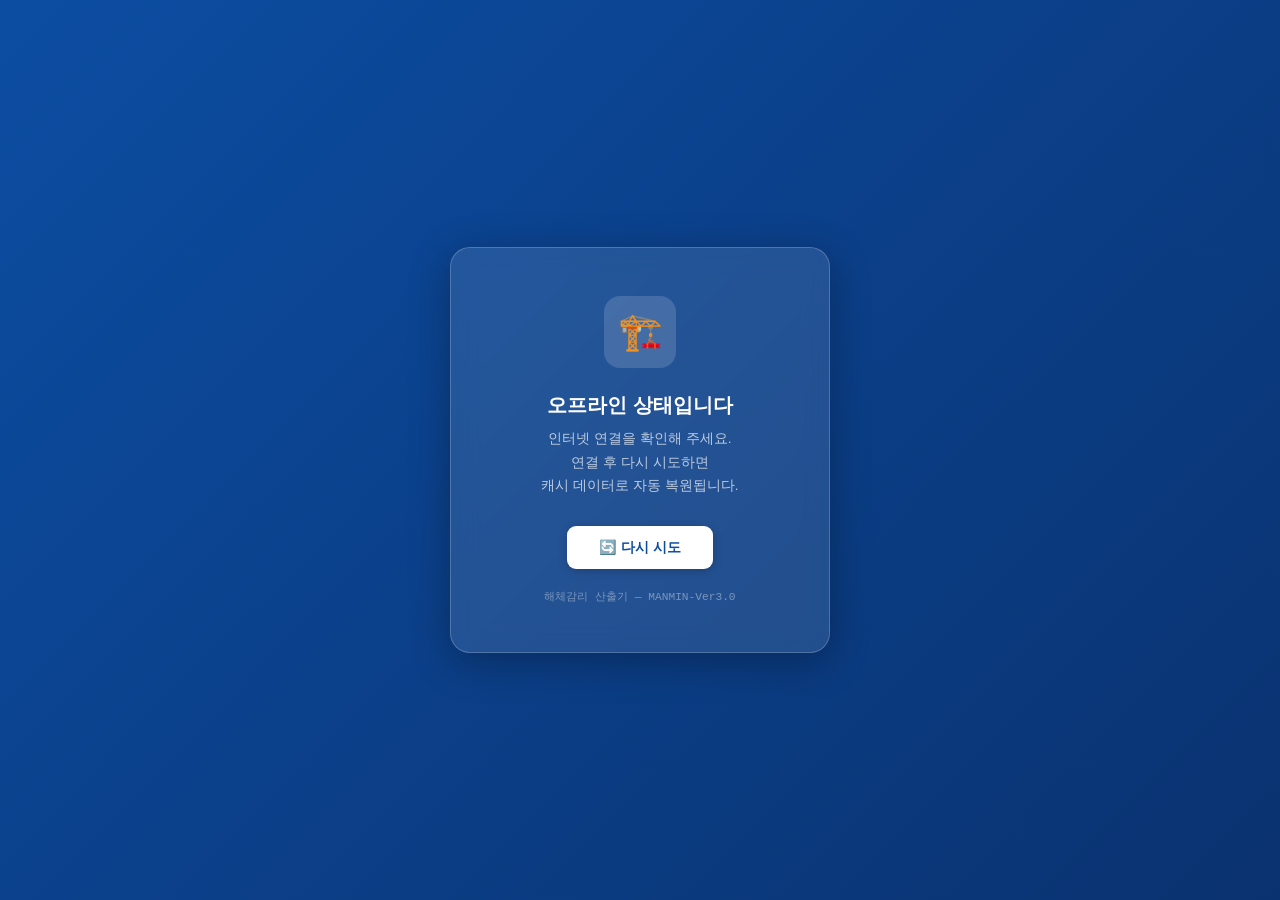
<file: offline.html>
<!DOCTYPE html>
<html lang="ko">
<head>
<meta charset="UTF-8"/>
<meta name="viewport" content="width=device-width,initial-scale=1.0"/>
<title>오프라인 — 해체감리</title>
<style>
*{box-sizing:border-box;margin:0;padding:0;}
body{
  min-height:100vh;
  background:linear-gradient(135deg,#0c4da2 0%,#0a3270 100%);
  display:flex;align-items:center;justify-content:center;
  font-family:'Apple SD Gothic Neo','Malgun Gothic',sans-serif;
  color:#fff;padding:24px;
}
.box{
  max-width:380px;width:100%;text-align:center;
  background:rgba(255,255,255,.1);
  border:1px solid rgba(255,255,255,.2);
  border-radius:20px;padding:48px 32px;
  box-shadow:0 8px 40px rgba(0,0,0,.3);
  backdrop-filter:blur(12px);
}
.ico-wrap{
  width:72px;height:72px;margin:0 auto 24px;
  background:rgba(255,255,255,.15);border-radius:16px;
  display:flex;align-items:center;justify-content:center;font-size:36px;
}
h1{font-size:1.25rem;font-weight:900;color:#fff;margin-bottom:8px;}
p{font-size:.85rem;color:rgba(255,255,255,.7);line-height:1.75;margin-bottom:28px;}
button{
  background:#fff;color:#0c4da2;border:none;
  padding:12px 32px;border-radius:9px;
  font-size:.88rem;font-weight:900;cursor:pointer;
  font-family:inherit;transition:opacity .15s;
  box-shadow:0 2px 10px rgba(0,0,0,.2);
}
button:hover{opacity:.9;}
.foot{margin-top:20px;font-size:.7rem;color:rgba(255,255,255,.4);
  font-family:'Courier New',monospace;}
</style>
</head>
<body>
<div class="box">
  <div class="ico-wrap">🏗️</div>
  <h1>오프라인 상태입니다</h1>
  <p>인터넷 연결을 확인해 주세요.<br>연결 후 다시 시도하면<br>캐시 데이터로 자동 복원됩니다.</p>
  <button onclick="location.reload()">🔄 다시 시도</button>
  <div class="foot">해체감리 산출기 — MANMIN-Ver3.0</div>
</div>
</body>
</html>
</file>
<file: manual/assets/fonts/manmin-fonts.css>
/* MANMIN WAP 공통 폰트 — MANMIN 웹앱 공통 서체 체계
   본문 Noto Sans KR · 수치 JetBrains Mono · 브랜드 Orbitron (Google Fonts, 앱과 동일 링크)
   로컬 폴백: 'Noto Sans KR Local' (작업지시서 11절 — 이름 분리, 스택 2순위) */
@font-face{
  font-family:'Noto Sans KR Local';
  src:url('./NotoSansKR-var.woff2') format('woff2-variations'),url('./NotoSansKR-var.woff2') format('woff2');
  font-weight:100 900;font-style:normal;font-display:swap;
}
:root{
  --font-sans:'Noto Sans KR','Noto Sans KR Local','Malgun Gothic','Apple SD Gothic Neo',sans-serif;
  --font-display:'Noto Sans KR','Noto Sans KR Local','Malgun Gothic','Apple SD Gothic Neo',sans-serif;
  --font-serif:'KoPubWorld Batang','Noto Serif KR','Batang',serif;
  --font-mono:'JetBrains Mono','Noto Sans KR','Noto Sans KR Local','Consolas',monospace;
  --font-brand:'Orbitron','Noto Sans KR','Noto Sans KR Local',sans-serif;
}
/* v-mh1 (2026-10-26) 외부 폰트 로컬화 — 매뉴얼은 Google Fonts 링크 없이 이 파일만 읽는다 (JetBrains Mono · Orbitron: OFL 1.1, @fontsource 라틴 서브셋) */
@font-face{font-family:'JetBrains Mono';src:local('JetBrains Mono'),url('./JetBrainsMono-latin-400.woff2') format('woff2');font-weight:400;font-style:normal;font-display:swap}
@font-face{font-family:'JetBrains Mono';src:local('JetBrains Mono'),url('./JetBrainsMono-latin-600.woff2') format('woff2');font-weight:600;font-style:normal;font-display:swap}
@font-face{font-family:'JetBrains Mono';src:local('JetBrains Mono'),url('./JetBrainsMono-latin-700.woff2') format('woff2');font-weight:700;font-style:normal;font-display:swap}
@font-face{font-family:'Orbitron';src:local('Orbitron'),url('./Orbitron-latin-700.woff2') format('woff2');font-weight:700;font-style:normal;font-display:swap}
@font-face{font-family:'Orbitron';src:local('Orbitron'),url('./Orbitron-latin-900.woff2') format('woff2');font-weight:900;font-style:normal;font-display:swap}
</file>
